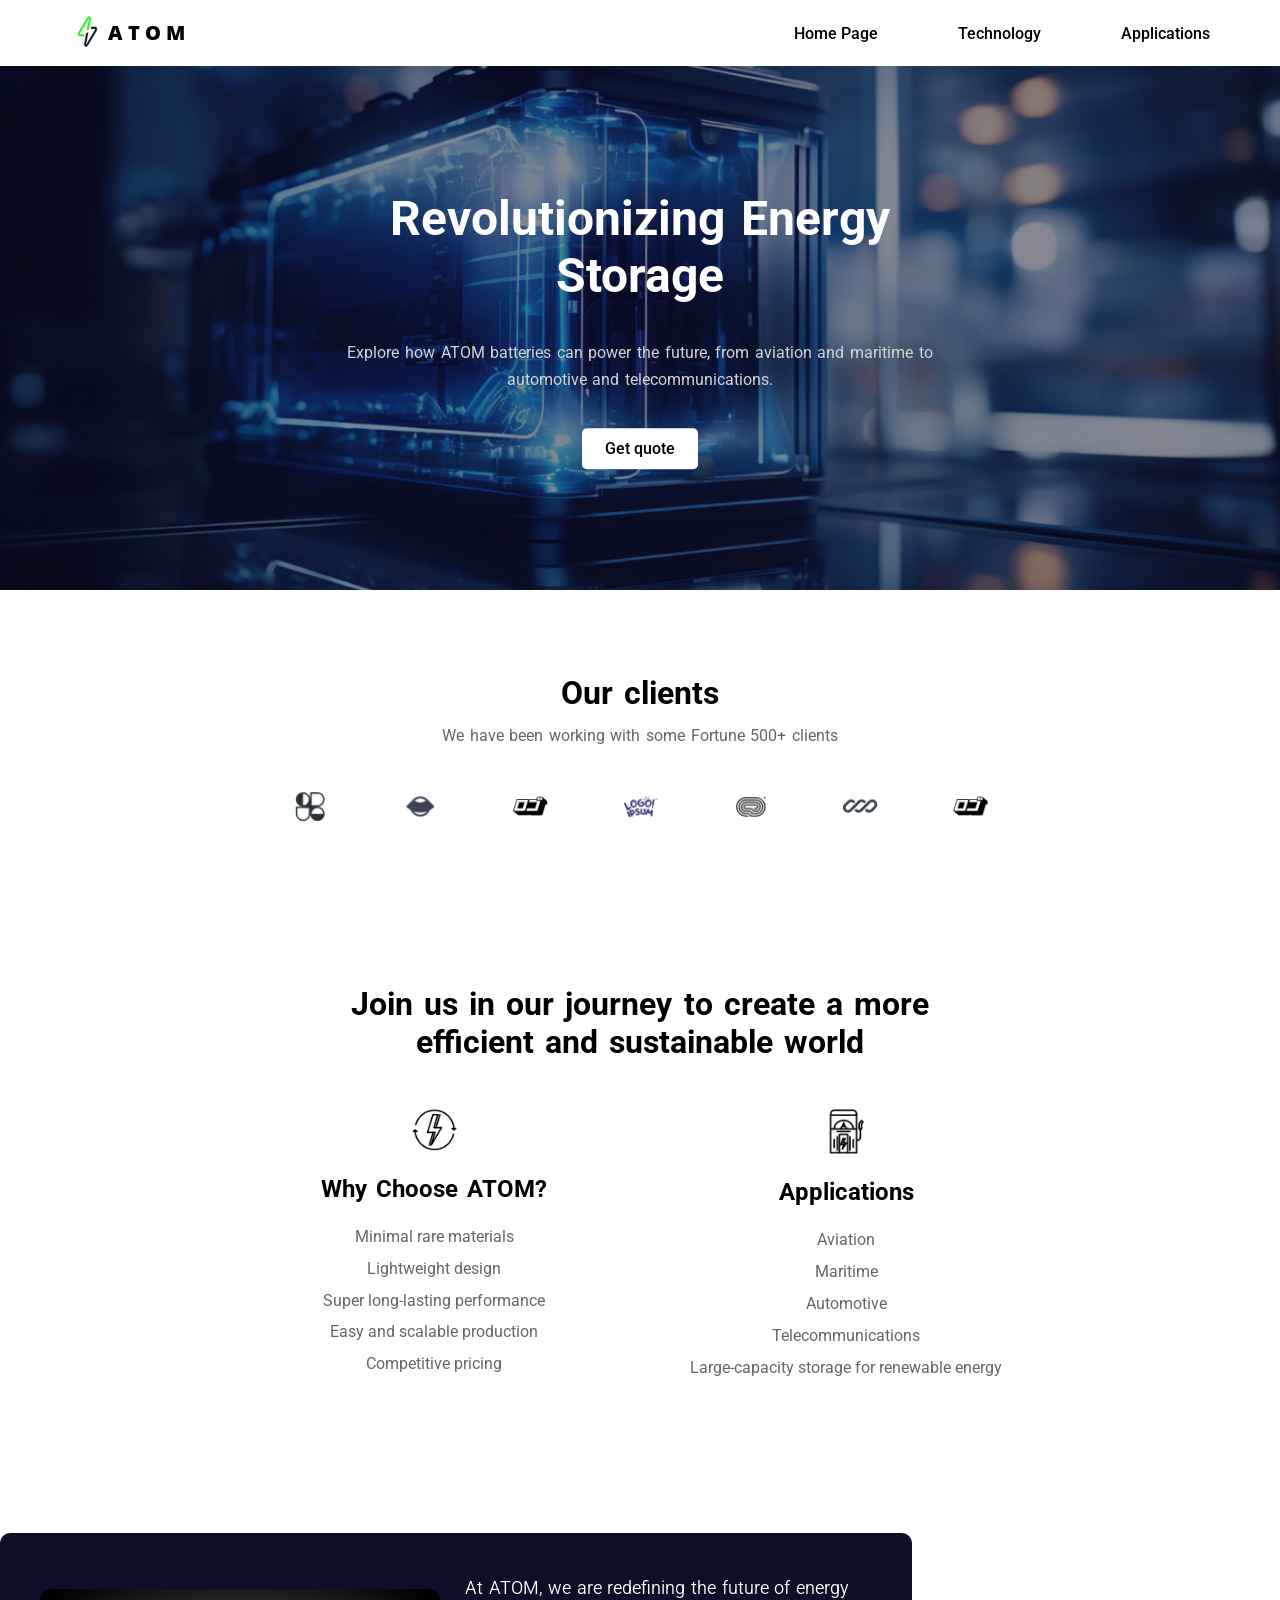
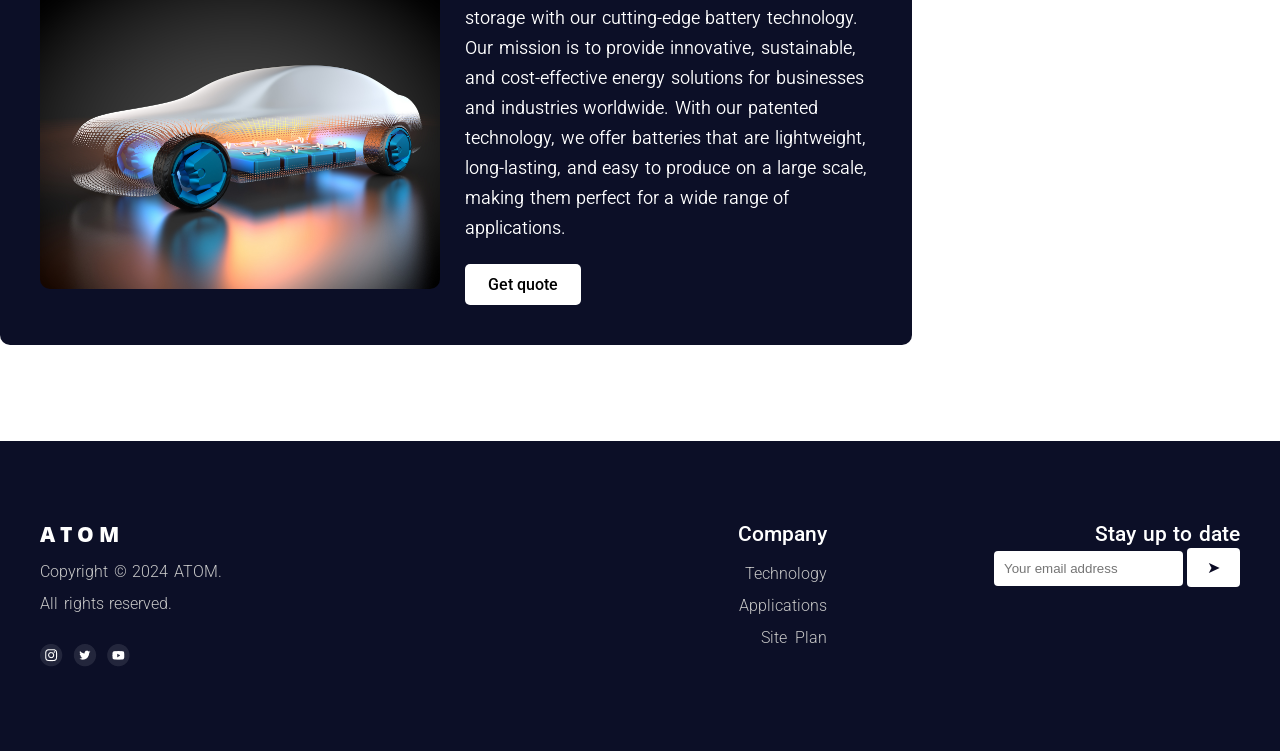
<file: atom/index.html>
<!DOCTYPE html>
<html lang="en">
  <head>
    <meta charset="UTF-8" />
    <meta name="viewport" content="width=device-width, initial-scale=1.0" />
    <link rel="stylesheet" href="styles/style.css" />
    <title>ATOM - Revolutionizing Energy Storage</title>
  </head>
  <body>
    <div class="grid-container">
      <header class="nav-bar">
        <div id="logo-name">
          <a id="logo_link" href="index.html"
            ><img class="logo_image" src="images/logo.png" alt="ATOM logo"
          /></a>
          <p class="atom-name">ATOM</p>
        </div>
        <nav id="nav-buttons">
          <a href="index.html">Home Page</a>
          <a href="technology.html">Technology</a>
          <a href="applications.html">Applications</a>
        </nav>
      </header>
      <main>
        <div class="hero">
          <img src="images/battery2.jpg" alt="battery of the future" />
          <div class="hero_text">
            <h1>Revolutionizing Energy Storage</h1>
            <p>
              Explore how ATOM batteries can power the future, from aviation and
              maritime to automotive and telecommunications.
            </p>
            <button>Get quote</button>
          </div>
        </div>
        <section class="clients">
          <h2>Our clients</h2>
          <p>We have been working with some Fortune 500+ clients</p>
          <div class="company-logos">
            <ul id="company-logo-size">
              <li>
                <img src="images/company1.png" alt="company logo" />
              </li>
              <li>
                <img src="images/company2.png" alt="company logo" />
              </li>
              <li>
                <img src="images/company3.png" alt="company logo" />
              </li>
              <li>
                <img src="images/company4.png" alt="company logo" />
              </li>
              <li>
                <img src="images/company5.png" alt="company logo" />
              </li>
              <li>
                <img src="images/company6.png" alt="company logo" />
              </li>
              <li>
                <img src="images/company7.png" alt="company logo" />
              </li>
            </ul>
          </div>
        </section>
        <section class="characteristics-container">
          <h2>
            Join us in our journey to create a more <br />
            efficient and sustainable world
          </h2>
          <div class="characteristics-grid">
            <div class="why-container">
              <img src="images/power.png" alt="power-icon" />
              <h5>Why Choose ATOM?</h5>
              <ul>
                <li>Minimal rare materials</li>
                <li>Lightweight design</li>
                <li>Super long-lasting performance</li>
                <li>Easy and scalable production</li>
                <li>Competitive pricing</li>
              </ul>
            </div>
            <div class="applications-container">
              <img src="images/electric.png" alt="electricity-icon" />
              <h5>Applications</h5>
              <ul>
                <li>Aviation</li>
                <li>Maritime</li>
                <li>Automotive</li>
                <li>Telecommunications</li>
                <li>Large-capacity storage for renewable energy</li>
              </ul>
            </div>
          </div>
        </section>
        <div class="white_container">
          <div class="why-atom">
            <img id="myImg" src="images/car.jpg" alt="Electric car" />
            <div id="myModal" class="modal">
              <!-- The Close Button -->
              <span class="close">&times;</span>
              <!-- Modal Content (The Image) -->
              <img class="modal-content" id="img01" />
              <!-- Modal Caption (Image Text) -->
              <div id="caption"></div>
              <script src="web_component.js"></script>
            </div>
            <div id="why-container">
              <p id="why-paragraph">
                At ATOM, we are redefining the future of energy storage with our
                cutting-edge battery technology. Our mission is to provide
                innovative, sustainable, and cost-effective energy solutions for
                businesses and industries worldwide. With our patented
                technology, we offer batteries that are lightweight,
                long-lasting, and easy to produce on a large scale, making them
                perfect for a wide range of applications.
              </p>
              <button>Get quote</button>
            </div>
          </div>
        </div>
      </main>
      <footer>
        <div class="footer-container">
          <div class="footer-section-1">
            <p class="atom-name-footer">ATOM</p>
            <p class="footer-copy">Copyright © 2024 ATOM.</p>
            <p class="footer-copy">All rights reserved.</p>
            <div class="social-icons">
              <a href="https://instagram.com" target="_blank">
                <img src="images/inglogo.png" alt="instagram icon" />
              </a>
              <a href="https://twitter.com" target="_blank">
                <img src="images/twiterlogo.png" alt="twitter icon" />
              </a>
              <a href="https://youtube.com" target="_blank">
                <img src="images/ytlogo.png" alt="youtube icon" />
              </a>
            </div>
          </div>

          <div class="footer-section-2">
            <h4>Company</h4>
            <a href="technology.html">Technology</a>
            <a href="applications.html">Applications</a>
            <a href="site-plan.html">Site Plan</a>
          </div>

          <div class="footer-section-3">
            <h4>Stay up to date</h4>
            <div class="input-container">
              <input
                type="email"
                id="email"
                name="email"
                placeholder="Your email address"
                class="subscribe-input"
              />
              <button class="subscribe-button">&#10148;</button>
            </div>
          </div>
        </div>
      </footer>
    </div>
  </body>
</html>
</file>
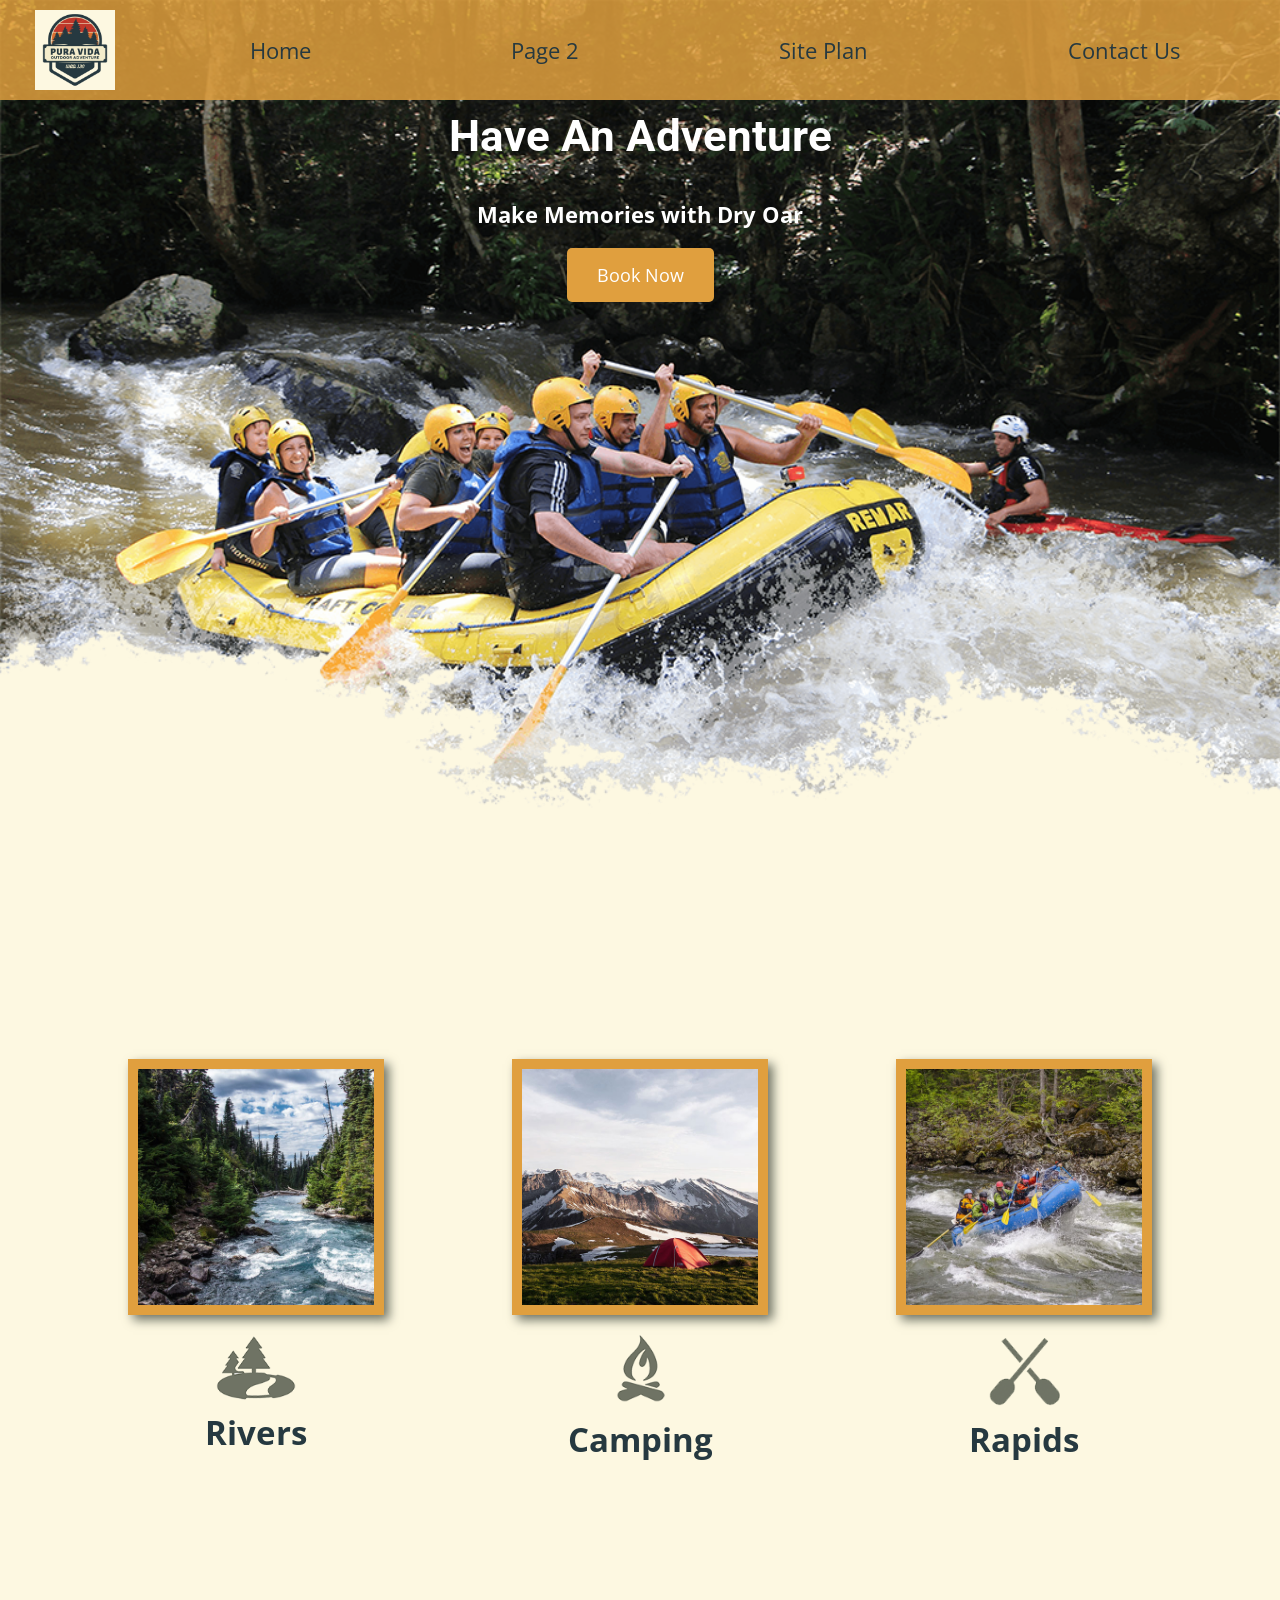
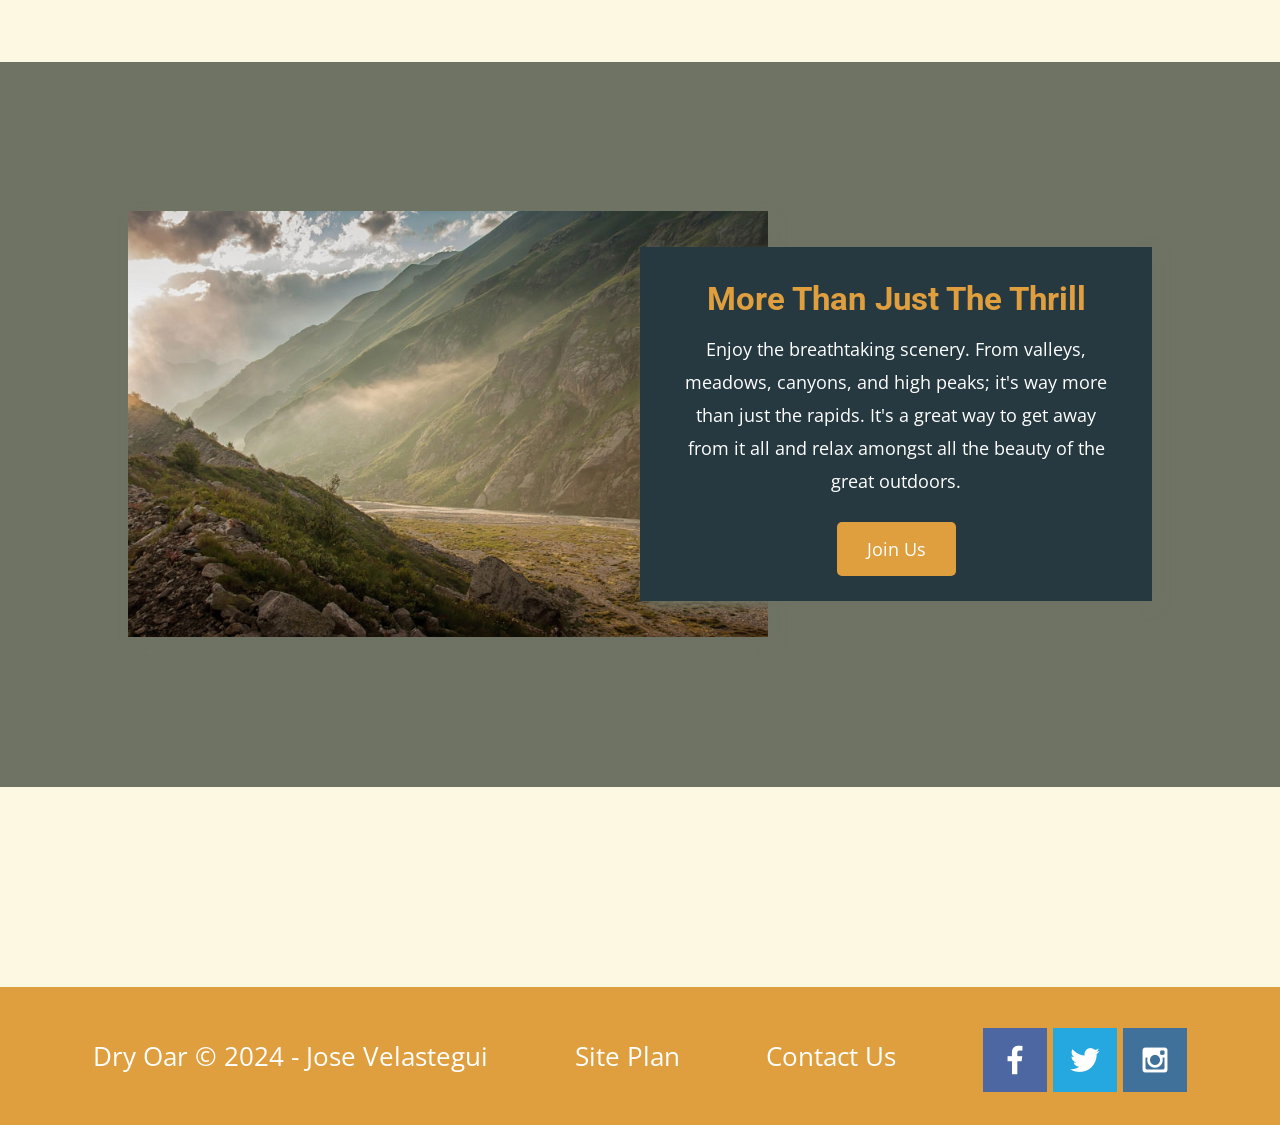
<file: wwr/index.html>
<!DOCTYPE html>
<!--<header>,  <footer>,  <main>,  <section>,  <nav>,  <article>, <figure>,  <aside>,  <div>, and  <span> HTML Semantic Elements.-->
<html lang="en">
  <head>
    <meta charset="UTF-8" />
    <meta name="viewport" content="width=device-width, initial-scale=1.0" />
    <title>Whitewater Rafting Vacations</title>
    <link rel="stylesheet" href="styles/style.css" />
  </head>
  <body>
    <div id="content">
      <header>
        <a id="logo_link" href="index.html"
          ><img src="images/logo.png" alt="Dry Oar Logo"
        /></a>
        <nav>
          <a href="index.html">Home</a>
          <a href="subpage.html">Page 2</a>
          <a href="site-plan-rafting.html">Site Plan</a>
          <a href="contactus.html">Contact Us</a>
        </nav>
      </header>
      <div id="hero">
        <div id="hero-box">
          <img
            id="hero-img"
            src="images/hero.png"
            alt="People enjoying white water rafting"
          />
        </div>
        <section id="hero-msg">
          <h1 class="home-title">Have An Adventure</h1>
          <h4>Make Memories with Dry Oar</h4>
          <div class="button-box">
            <a class="book" href="contactus.html">Book Now</a>
          </div>
        </section>
      </div>
      <main class="home-grid">
        <section class="rivers-card">
          <img class="card-img" src="images/rivers.jpg" alt="river in forest" />
          <img class="icon" src="images/river_icon.png" alt="river icon" />
          <h2>Rivers</h2>
        </section>
        <section class="camping-card">
          <img
            class="card-img"
            src="images/camping.jpg"
            alt="tent in mountains"
          />
          <img class="icon" src="images/fire_icon.png" alt="fire icon" />
          <h2>Camping</h2>
        </section>
        <section class="rapids-card">
          <img class="card-img" src="images/rapids.jpg" alt="rafting boat" />
          <img class="icon" src="images/oars.png" alt="oars icon" />
          <h2>Rapids</h2>
        </section>
        <div id="background"></div>
        <img
          class="mountains"
          src="images/mountains.jpg"
          alt="Misty mountains"
        />
        <section class="msg">
          <h2>More Than Just The Thrill</h2>
          <p>
            Enjoy the breathtaking scenery. From valleys, meadows, canyons, and
            high peaks; it's way more than just the rapids. It's a great way to
            get away from it all and relax amongst all the beauty of the great
            outdoors.
          </p>
          <a class="join" href="rivers.html">Join Us</a>
        </section>
      </main>
      <footer>
        <p>Dry Oar &copy; 2024 - Jose Velastegui</p>
        <p><a href="site-plan-rafting.html">Site Plan</a></p>
        <p><a href="contactus.html">Contact Us</a></p>
        <div class="social">
          <a href="https://facebook.com" target="_blank">
            <img src="images/facebook.png" alt="fb icon" />
          </a>
          <a href="https://twitter.com" target="_blank">
            <img src="images/twitter.png" alt="twitter icon" />
          </a>
          <a href="https://instagram.com" target="_blank">
            <img src="images/instagram.png" alt="instagram icon" />
          </a>
        </div>
      </footer>
    </div>
  </body>
</html>
</file>
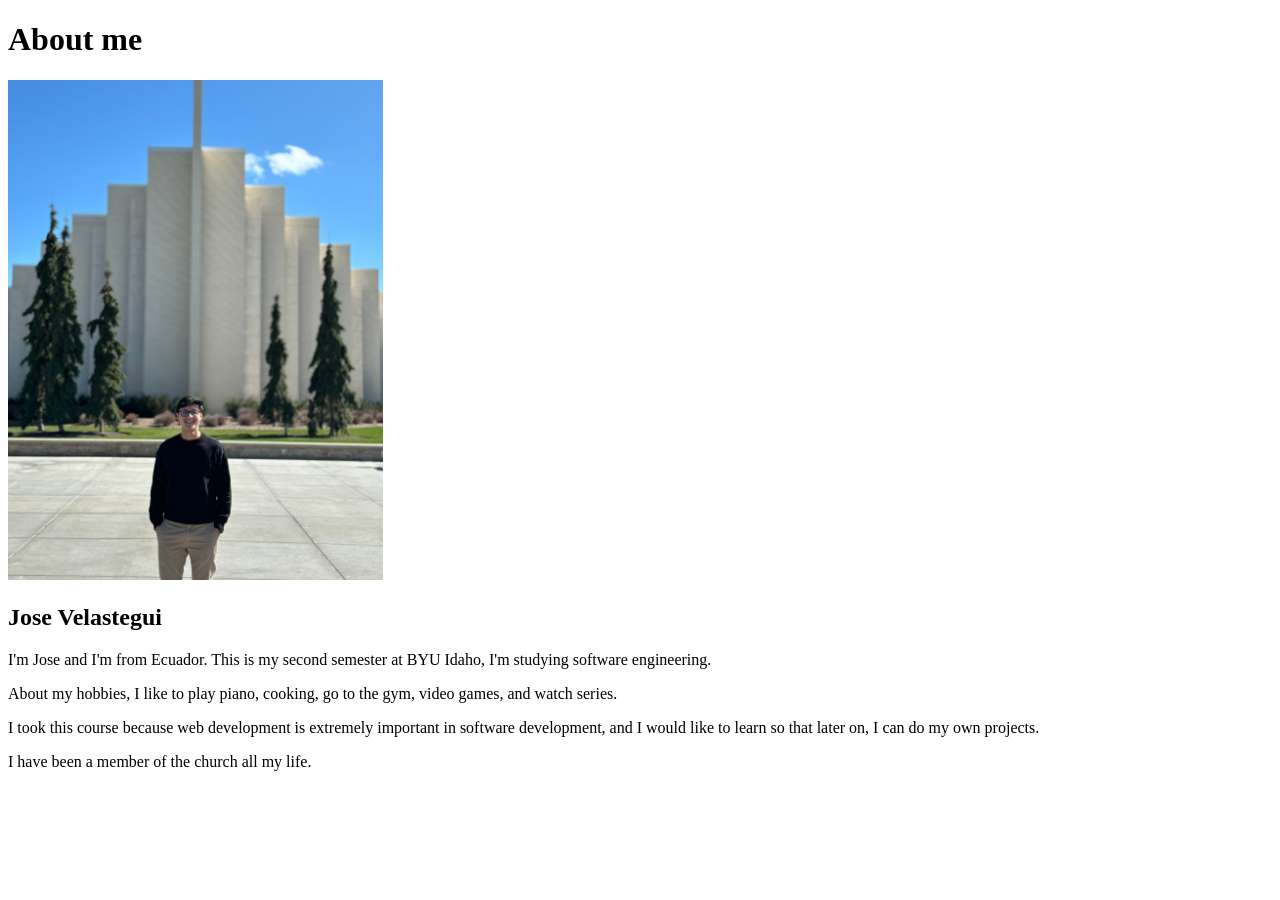
<file: class_wdd130/aboutme/index.html>
<!DOCTYPE html>
<html lang="en">
  <head>
    <meta charset="UTF-8" />
    <meta name="viewport" content="width=device-width, initial-scale=1.0" />
    <title>All about me</title>
  </head>
  <body>
    <h1>About me</h1>
    <img
      src="images/josevelastegui.JPEG"
      alt="image of jose velastegui"
      height="500"
    />
    <h2>Jose Velastegui</h2>
    <p>
      I'm Jose and I'm from Ecuador. This is my second semester at BYU Idaho,
      I'm studying software engineering.
    </p>
    <p>
      About my hobbies, I like to play piano, cooking, go to the gym, video
      games, and watch series.
    </p>
    <p>
      I took this course because web development is extremely important in
      software development, and I would like to learn so that later on, I can do
      my own projects.
    </p>
    <p>I have been a member of the church all my life.</p>
  </body>
</html>
</file>
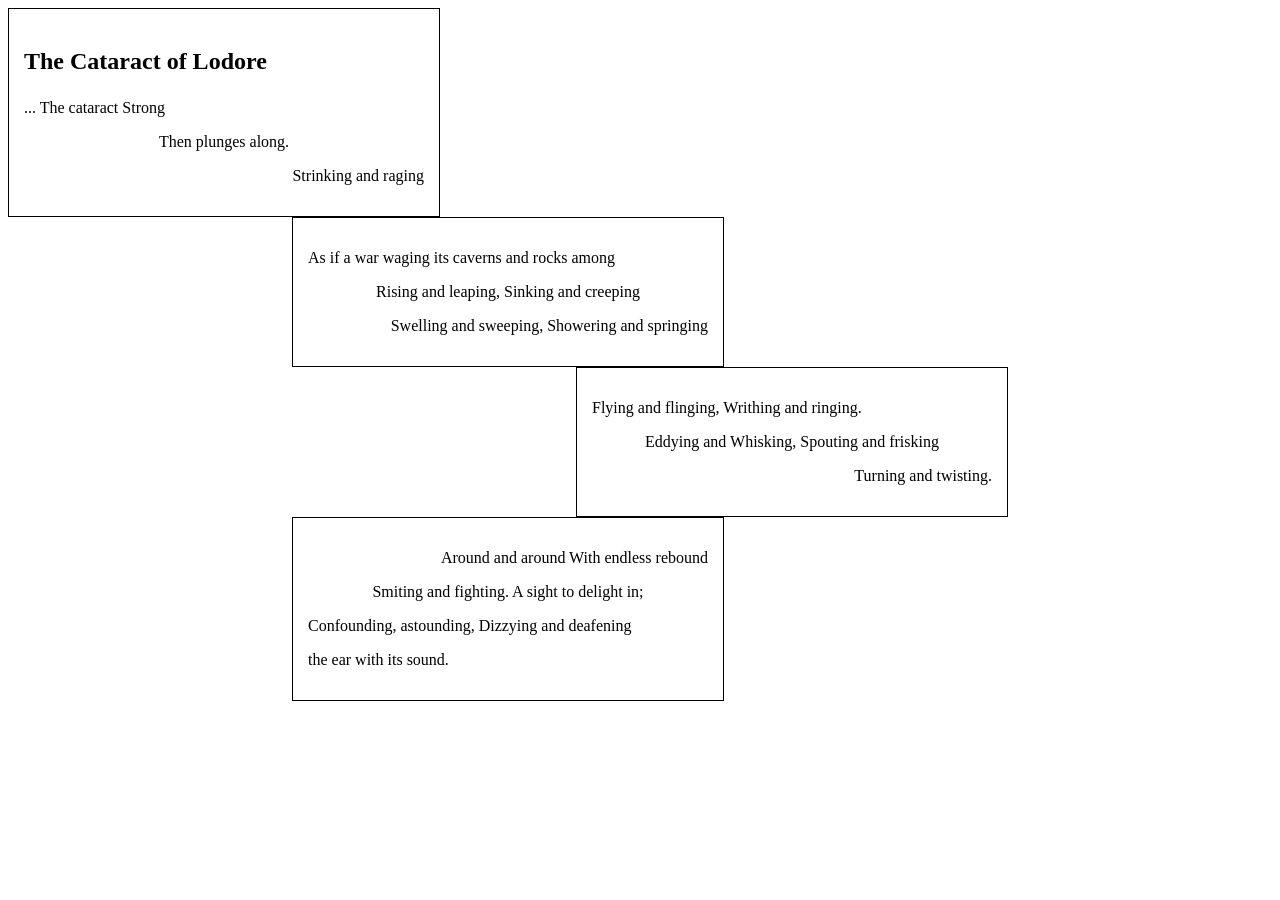
<file: poem.html>
<!DOCTYPE html>
<html lang="en">
  <head>
    <meta charset="UTF-8" />
    <meta name="viewport" content="width=device-width, initial-scale=1.0" />
    <title>Poem</title>
    <style>
      .content {
        width: 1000px;
      }

      section {
        width: 400px;
        padding: 15px;
        border: 1px solid black;
      }
      .block2,
      .block4 {
        margin: 0 auto;
      }

      .block3 {
        margin-left: auto;
      }

      .block1 p:nth-of-type(1) {
        font-size: x-large;
        font-weight: 600;
      }

      .block1 p:nth-of-type(3) {
        text-align: center;
      }

      .block1 p:nth-of-type(4) {
        text-align: right;
      }

      .block2 p:nth-of-type(2) {
        text-align: center;
      }

      .block2 p:nth-of-type(3) {
        text-align: right;
      }

      .block3 p:nth-of-type(2) {
        text-align: center;
      }

      .block3 p:nth-of-type(3) {
        text-align: right;
      }

      .block4 p:nth-of-type(1) {
        text-align: right;
      }

      .block4 p:nth-of-type(2) {
        text-align: center;
      }

      .block4 p:nth-of-type(3) {
        text-align: left;
      }

      .block4 p:nth-of-type(4) {
        text-align: left;
      }
    </style>
  </head>
  <body>
    <div class="content">
      <section class="block1">
        <p>The Cataract of Lodore</p>
        <p>... The cataract Strong</p>
        <p>Then plunges along.</p>
        <p>Strinking and raging</p>
      </section>
      <section class="block2">
        <p>As if a war waging its caverns and rocks among</p>
        <p>Rising and leaping, Sinking and creeping</p>
        <p>Swelling and sweeping, Showering and springing</p>
      </section>
      <section class="block3">
        <p>Flying and flinging, Writhing and ringing.</p>
        <p>Eddying and Whisking, Spouting and frisking</p>
        <p>Turning and twisting.</p>
      </section>
      <section class="block4">
        <p>Around and around With endless rebound</p>
        <p>Smiting and fighting. A sight to delight in;</p>
        <p>Confounding, astounding, Dizzying and deafening</p>
        <p>the ear with its sound.</p>
      </section>
    </div>
  </body>
</html>
</file>
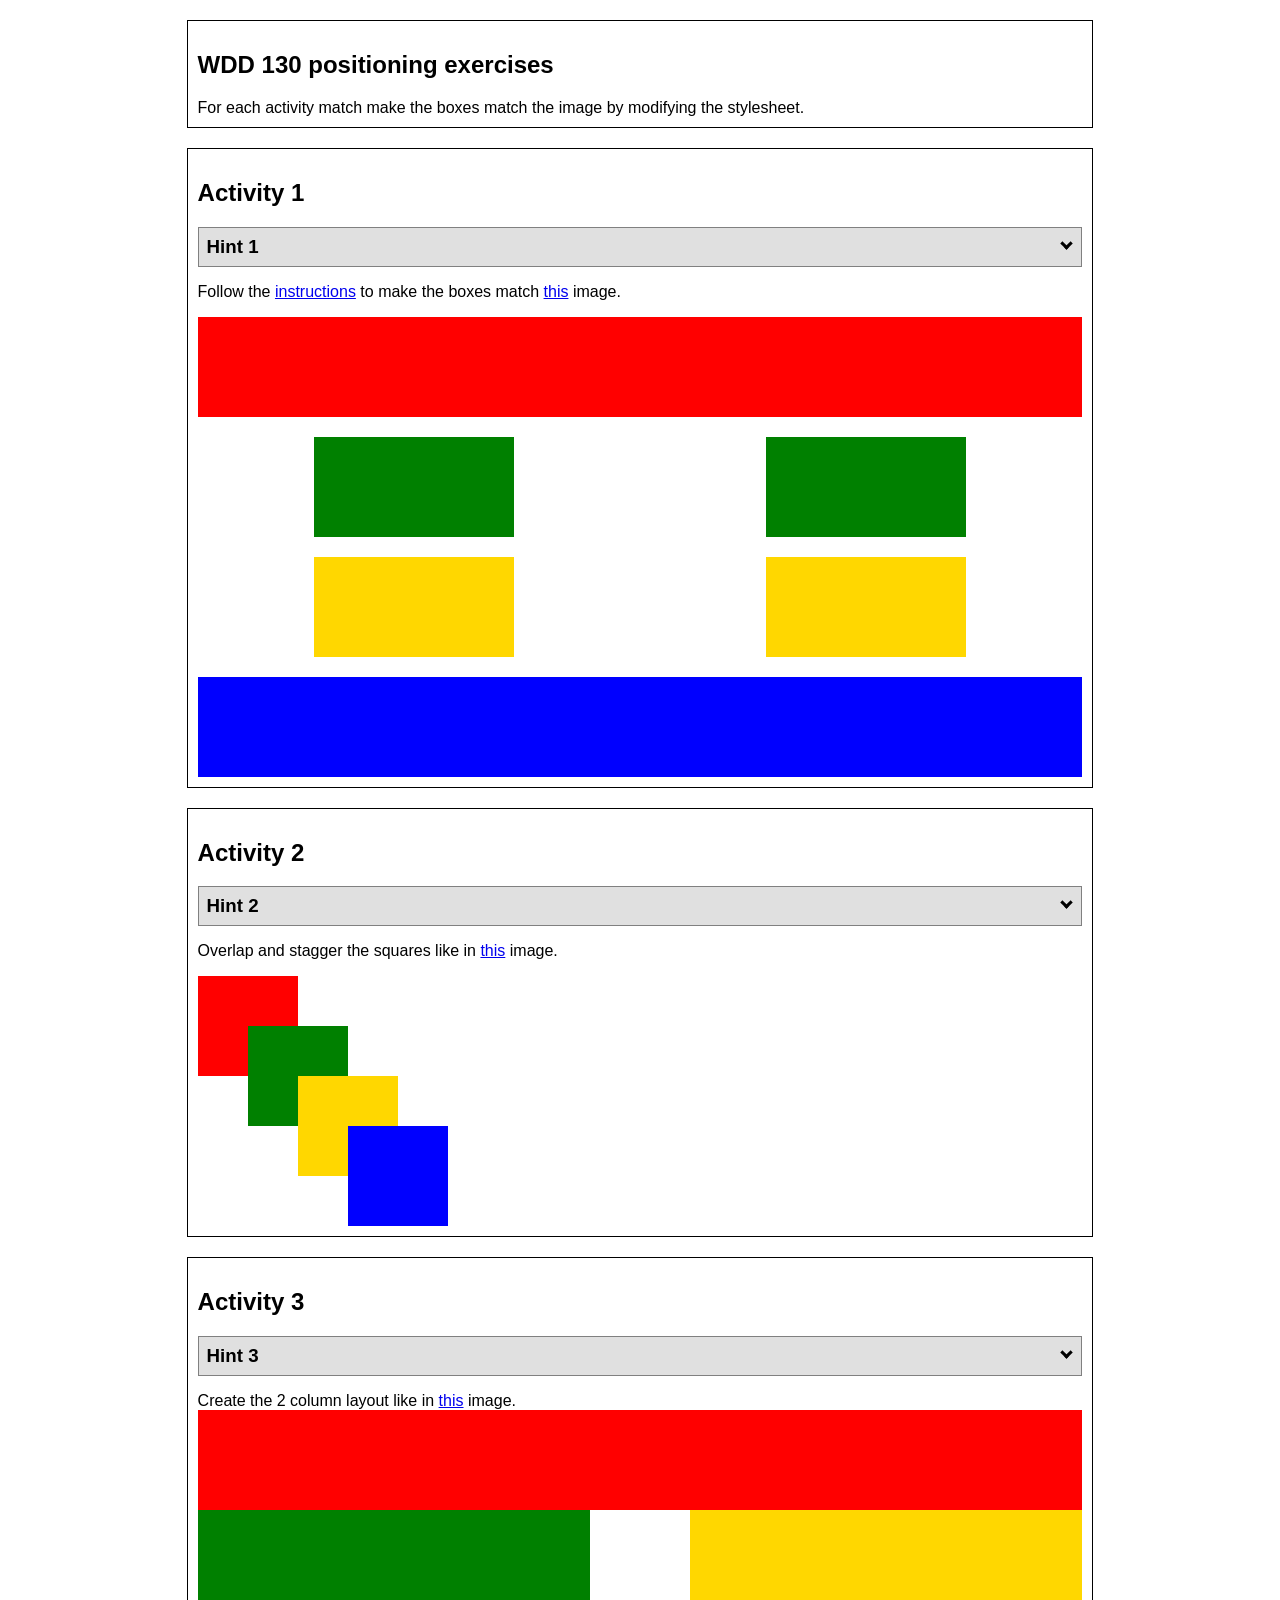
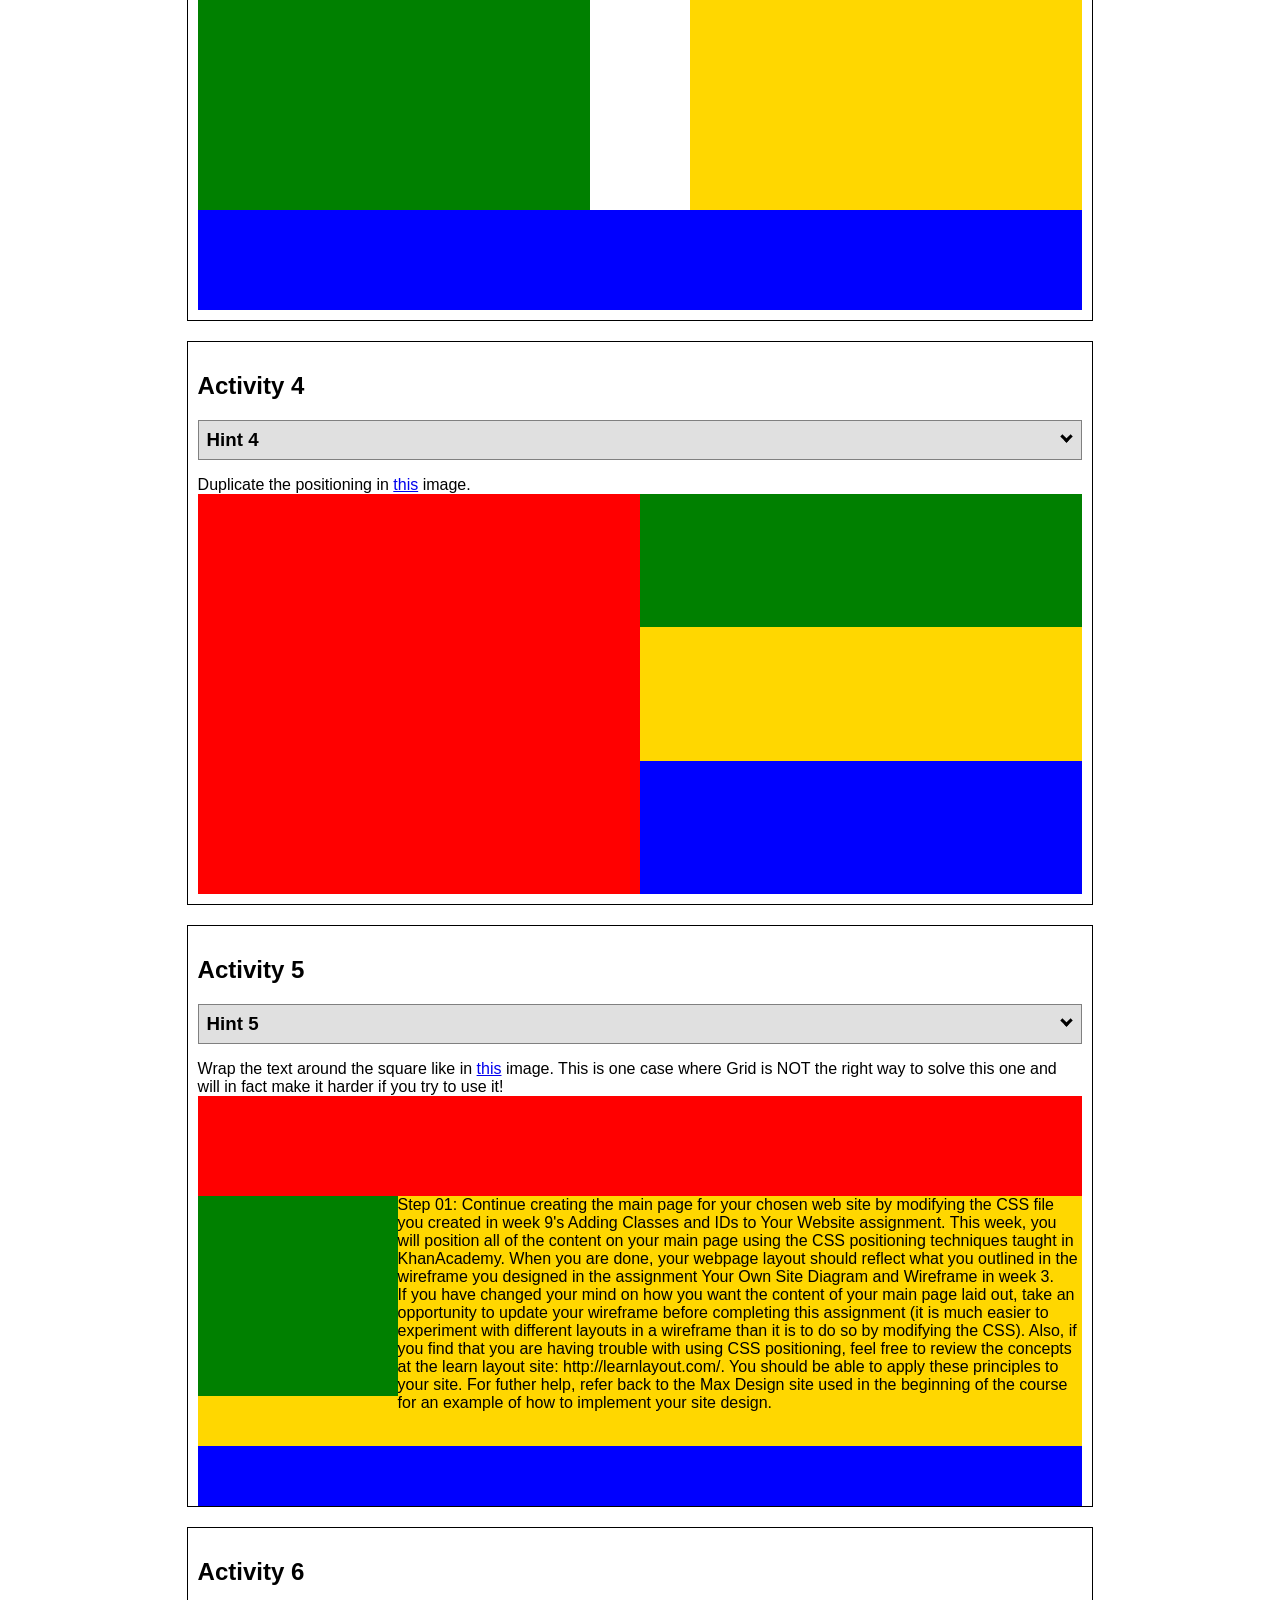
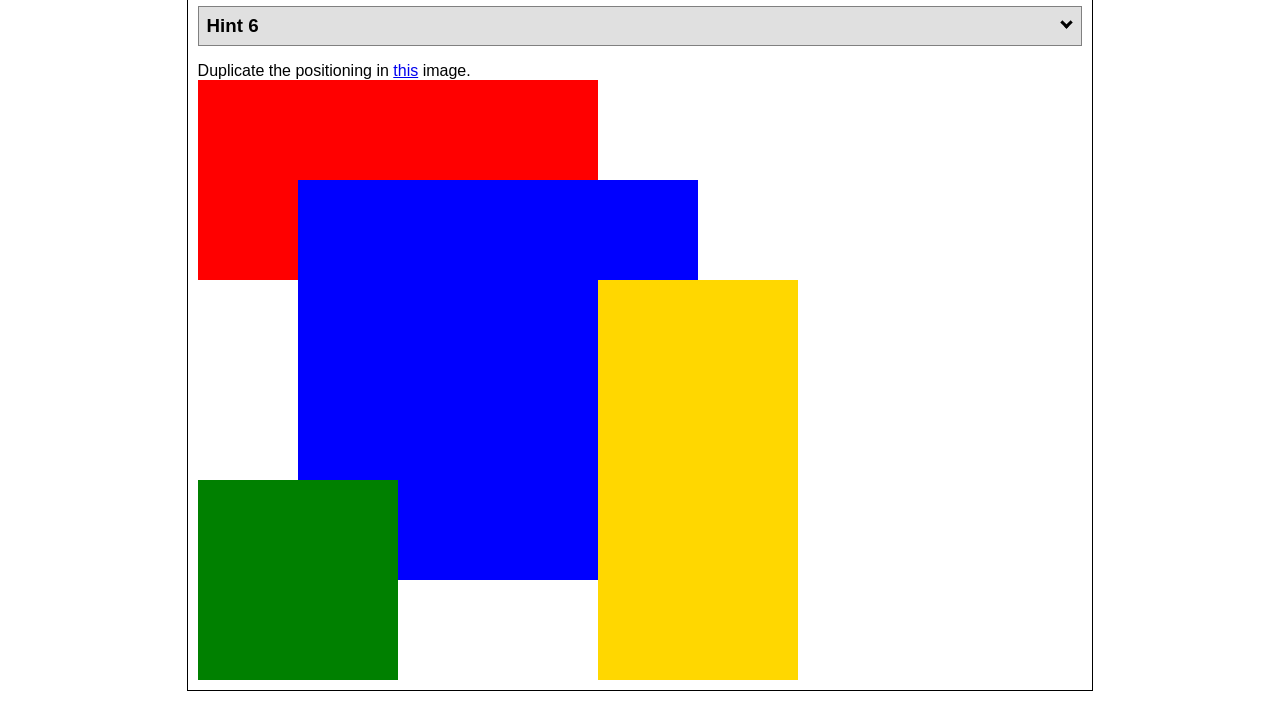
<file: positioning.html>
<!DOCTYPE html>
<html lang="en">
  <head>
    <!-- HTML - Name: positioning.html -->
    <title>Positioning Activity</title>
    <link rel="stylesheet" type="text/css" href="positionstyles.css" />
  </head>
  <body>
    <div class="activity">
      <h2>WDD 130 positioning exercises</h2>
      For each activity match make the boxes match the image by modifying the stylesheet.</div>
    <div class="activity">
      <h2>Activity 1</h2>
      <section class="hint"><input type="checkbox" ><i></i> <h3>Hint 1</h3><div><p>Check out the <a href="https://byui-wdd.github.io/wdd130/activities/w06-css-positioning.html" target="_blank">activity instructions</a> in Ilearn!</p></div></section>
      <p>Follow the <a href="https://byui-wdd.github.io/wdd130/activities/w06-css-positioning.html" target="_blank">instructions</a> to make the boxes match  <a href="https://byui-wdd.github.io/wdd130/images/example1.png" target="_blank">this</a> image.</p>
      <div class="content1" >
        <div class="red1" ></div>
        <div class="green1" ></div>
        <div class="green1" ></div>
        <div class="yellow1"></div>
        <div class="yellow1"></div>
        <div class="blue1"></div>
      </div>
    </div>
    <div class="activity">
      <h2>Activity 2</h2>
      <section class="hint"><input type="checkbox" > <h3>Hint 2</h3><i></i><div>
      <ul>
      <li>grid-template-columns: 50px 50px 50px 50px 50px </li></ul></div></section>
      <p>Overlap and stagger the squares like in <a href="https://byui-wdd.github.io/wdd130/images/example2.png" target="_blank">this</a> image.</p>
      <div class="content2" >
        <div class="red2" ></div>
        <div class="green2" ></div>
        <div class="yellow2"></div>
        <div class="blue2"></div>
      </div>
    </div>
    <div class="activity">
      <h2>Activity 3</h2>
      <section class="hint"><input type="checkbox" > <h3>Hint 3</h3><i></i><div><p>This one is going to be best solved with CSS Grid. Remember to make the boxes the right width first...then start moving them around. </p><h4>Properties used:</h4><ul><li>display:grid;</li><li>grid-template-columns:</li><li>grid-column-gap:</li>
        <li>grid-column:</li>  </ul></div></section>
      Create the 2 column layout like in <a href="https://byui-wdd.github.io/wdd130/images/example3.png" target="_blank">this</a>  image.
      <div class="content3" >
        <div class="red3" ></div>
        <div class="green3" ></div>
        <div class="yellow3"></div>
        <div class="blue3"></div>
      </div>
    </div>
    <div class="activity">
      <h2>Activity 4</h2>
      <section class="hint"><input type="checkbox" > <h3>Hint 4</h3><i></i><div><p>For the others we have been primarily concerned with width. For this one you will need to adjust height as well. </p><h4>Properties used:</h4><ul><li>display:grid;</li><li>grid-template-columns:</li><li>grid-row:</li></ul></div></section>
      Duplicate the positioning in <a href="https://byui-wdd.github.io/wdd130/images/example4.png" target="_blank">this</a> image. 
      <div class="content4" >
        <div class="red4" ></div>
        <div class="green4" ></div>
        <div class="yellow4"></div>
        <div class="blue4"></div>
      </div>
    </div>

    <div class="activity">
      <h2>Activity 5</h2>
      <section class="hint"><input type="checkbox" > <h3>Hint 5</h3><i></i><div><p>Grid is <strong>not</strong> the right way to do this.  In fact there is only one way to really do that...and that is with float. Remember that we float the thing we want the text to wrap around.  Also remember to start by making all the shapes the right size and shape.</p><h4>Properties used:</h4><ul><li>float: left;</li></ul></div></section>
      Wrap the text around the square like in <a href="https://byui-wdd.github.io/wdd130/images/example5.png" target="_blank">this</a> image. This is one case where Grid is NOT the right way to solve this one and will in fact make it harder if you try to use it!
      <div class="content5" >
        <div class="red5" ></div>
        <div class="green5" ></div>
        <div class="yellow5">Step 01: Continue creating the main page for your chosen web site by modifying the CSS file you created in week 9's Adding Classes and IDs to Your Website assignment. This week, you will position all of the content on your main page using the CSS positioning techniques taught in KhanAcademy. When you are done, your webpage layout should reflect what you outlined in the wireframe you designed in the assignment Your Own Site Diagram and Wireframe in week 3. <br />
          If you have changed your mind on how you want the content of your main page laid out, take an opportunity to update your wireframe before completing this assignment (it is much easier to experiment with different layouts in a wireframe than it is to do so by modifying the CSS). Also, if you find that you are having trouble with using CSS positioning, feel free to review the concepts at the learn layout site: http://learnlayout.com/. You should be able to apply these principles to your site. For futher help, refer back to the Max Design site used in the beginning of the course for an example of how to implement your site design.</div>
        <div class="blue5"></div>
      </div>
    </div>
    <div class="activity">
      <h2>Activity 6</h2>
      <section class="hint"><input type="checkbox" > <h3>Hint 6</h3><i></i><div><p>This one is all about visualizing the grid behind the layout. If you are having a hard time doing that first: all the sizes are even multiples of 100, and second here is another example with the lines drawn: <a href="https://byui-wdd.github.io/wdd130/images/example6-hint.png" target="_blank">example 6 with lines</a>. For this one you will find it easiest if you use px for the column width. You can also use <kbd>z-index</kbd> to control the element layering.    </p><h4>Properties used:</h4><ul><li>display:grid;</li><li>grid-template-columns:</li><li>grid-column:</li><li>grid-row:</li><li><a href="https://www.w3schools.com/cssref/pr_pos_z-index.asp" target="_blank">z-index:</a></li></ul></div></section>
      Duplicate the positioning in <a href="https://byui-wdd.github.io/wdd130/images/example6.png" target="_blank">this</a> image.
      <div class="content6" >
        <div class="red6" ></div>
        <div class="green6" ></div>
        <div class="yellow6"></div>
        <div class="blue6"></div>
      </div>
    </div>
  </body>
</html>
</file>
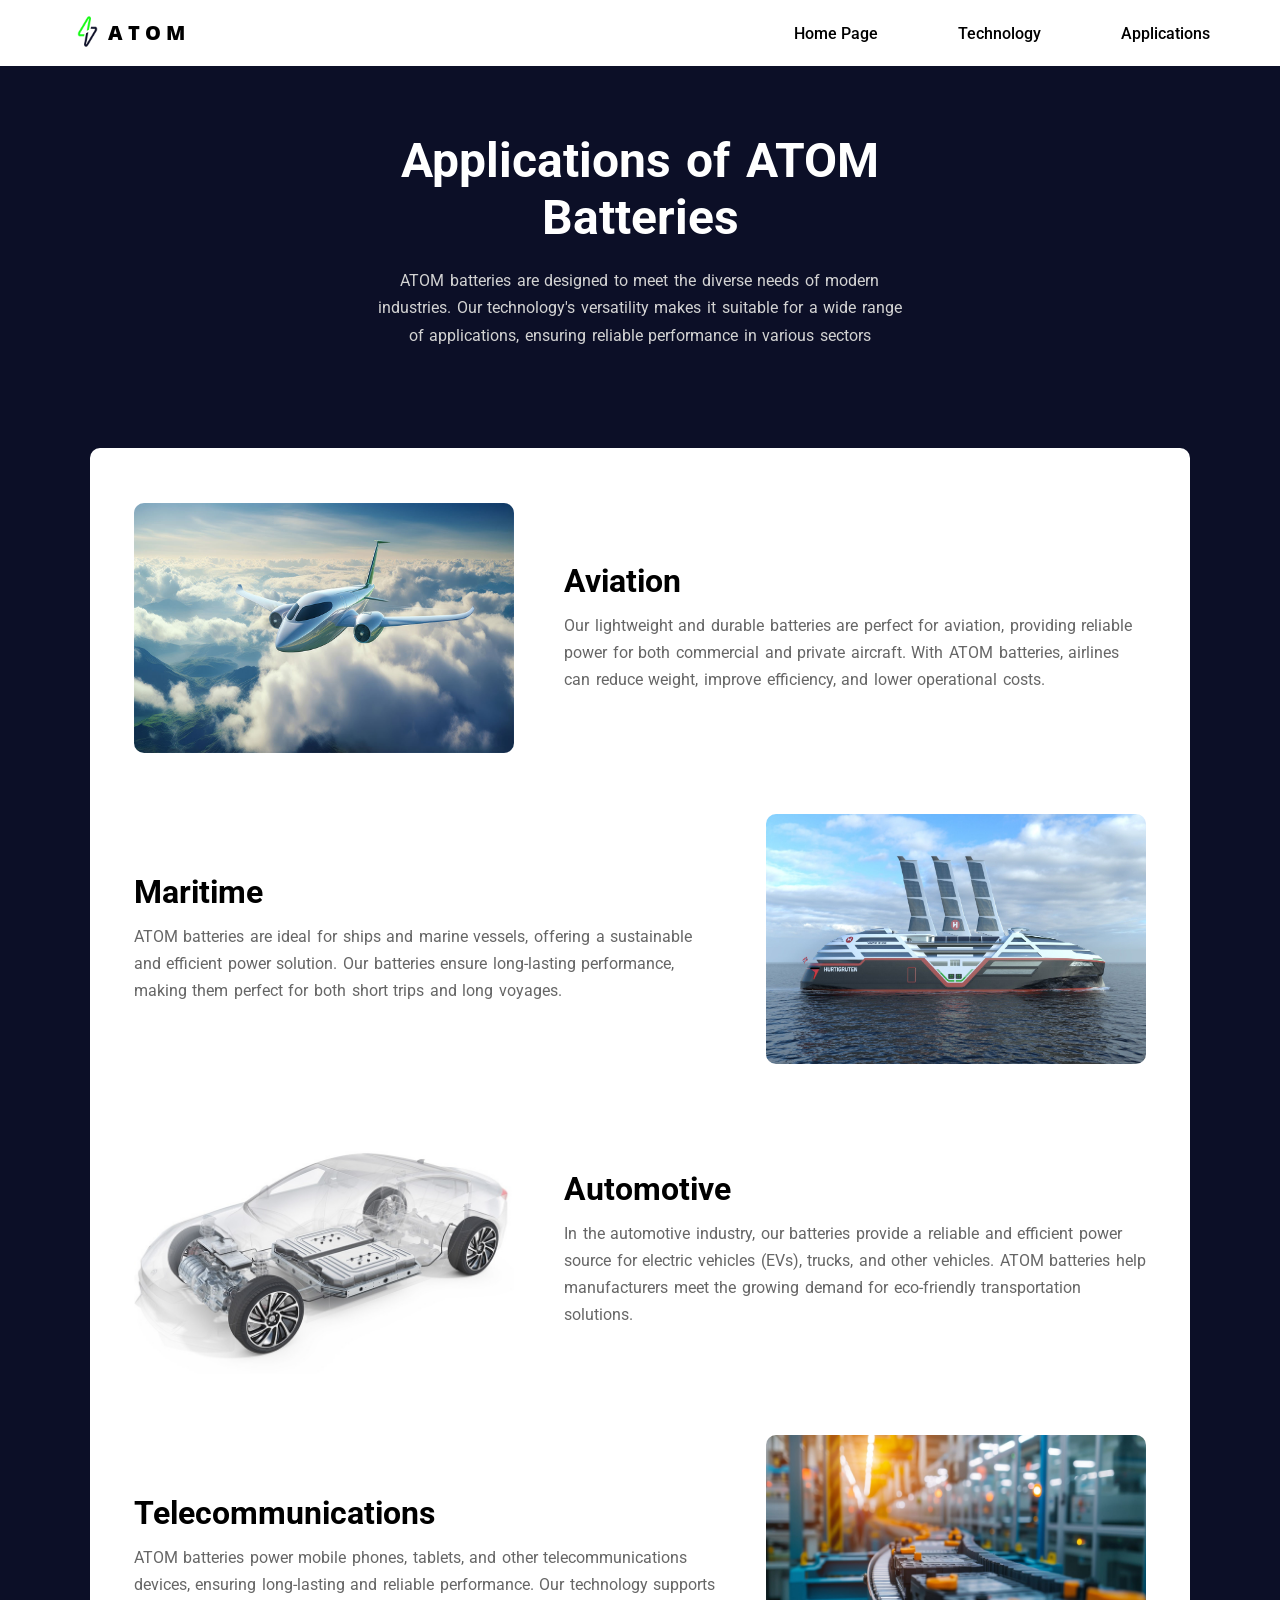
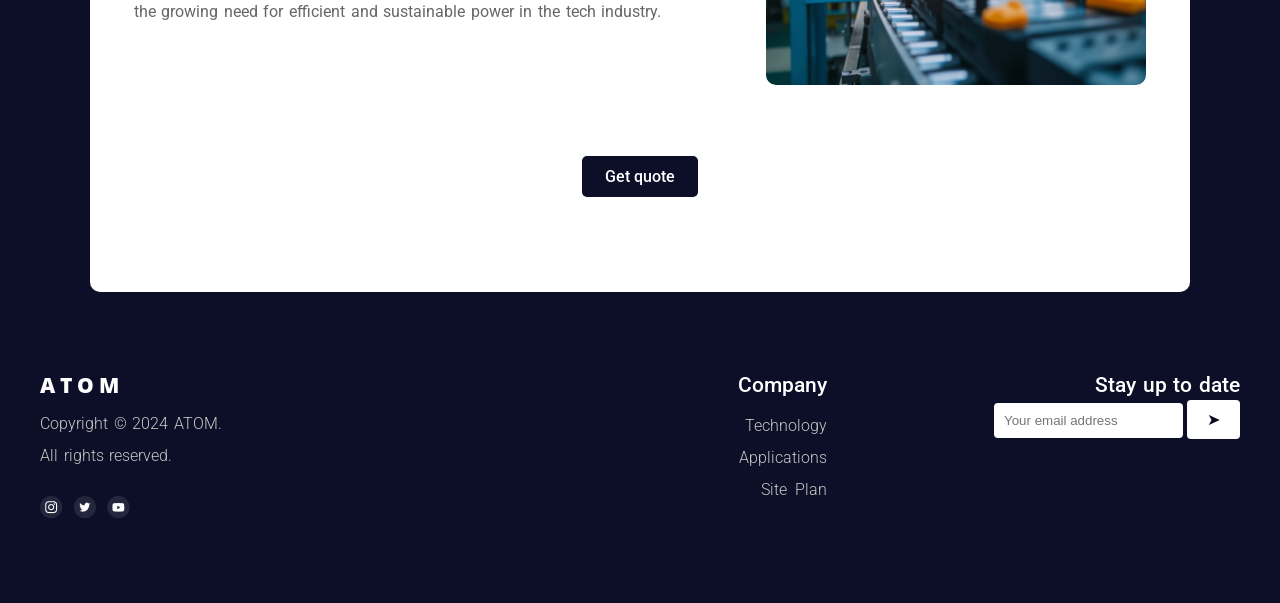
<file: atom/applications.html>
<!DOCTYPE html>
<html lang="en">
  <head>
    <meta charset="UTF-8" />
    <meta name="viewport" content="width=device-width, initial-scale=1.0" />
    <link rel="stylesheet" href="styles/style.css" />
    <title>Applications</title>
  </head>
  <body>
    <div class="grid-container">
      <header class="nav-bar">
        <div id="logo-name">
          <a id="logo_link" href="index.html"
            ><img class="logo_image" src="images/logo.png" alt="ATOM logo"
          /></a>
          <p class="atom-name">ATOM</p>
        </div>
        <nav id="nav-buttons">
          <a href="index.html">Home Page</a>
          <a href="technology.html">Technology</a>
          <a href="applications.html">Applications</a>
        </nav>
      </header>
      <main>
        <div class="main-container">
          <div class="hero-technology">
            <h1>Applications of ATOM <br />Batteries</h1>
            <p>
              ATOM batteries are designed to meet the diverse needs of modern
              industries. Our technology's versatility makes it suitable for a
              wide range of applications, ensuring reliable performance in
              various sectors
            </p>
          </div>
          <div class="white-box">
            <div class="container-1">
              <img src="images/plane.jpeg" alt="plane" />
              <div class="text-1">
                <h2>Aviation</h2>
                <p>
                  Our lightweight and durable batteries are perfect for
                  aviation, providing reliable power for both commercial and
                  private aircraft. With ATOM batteries, airlines can reduce
                  weight, improve efficiency, and lower operational costs.
                </p>
              </div>
            </div>
            <div class="container-2">
              <div class="text-2">
                <h2>Maritime</h2>
                <p>
                  ATOM batteries are ideal for ships and marine vessels,
                  offering a sustainable and efficient power solution. Our
                  batteries ensure long-lasting performance, making them perfect
                  for both short trips and long voyages.
                </p>
              </div>
              <img src="images/ship.jpg" alt="ship" />
            </div>
            <div class="container-3">
              <img src="images/car2.jpg" alt="car" />
              <div class="text-3">
                <h2>Automotive</h2>
                <p>
                  In the automotive industry, our batteries provide a reliable
                  and efficient power source for electric vehicles (EVs),
                  trucks, and other vehicles. ATOM batteries help manufacturers
                  meet the growing demand for eco-friendly transportation
                  solutions.
                </p>
              </div>
            </div>
            <div class="container-4">
              <div class="text-4">
                <h2>Telecommunications</h2>
                <p>
                  ATOM batteries power mobile phones, tablets, and other
                  telecommunications devices, ensuring long-lasting and reliable
                  performance. Our technology supports the growing need for
                  efficient and sustainable power in the tech industry.
                </p>
              </div>
              <img src="images/battery8.jpeg" alt="battery production" />
            </div>
            <button class="button_container">Get quote</button>
          </div>
        </div>
      </main>
      <footer>
        <div class="footer-container">
          <div class="footer-section-1">
            <p class="atom-name-footer">ATOM</p>
            <p class="footer-copy">Copyright © 2024 ATOM.</p>
            <p class="footer-copy">All rights reserved.</p>
            <div class="social-icons">
              <a href="https://instagram.com" target="_blank">
                <img src="images/inglogo.png" alt="instagram icon" />
              </a>
              <a href="https://twitter.com" target="_blank">
                <img src="images/twiterlogo.png" alt="twitter icon" />
              </a>
              <a href="https://youtube.com" target="_blank">
                <img src="images/ytlogo.png" alt="youtube icon" />
              </a>
            </div>
          </div>

          <div class="footer-section-2">
            <h4>Company</h4>
            <a href="technology.html">Technology</a>
            <a href="applications.html">Applications</a>
            <a href="site-plan.html">Site Plan</a>
          </div>

          <div class="footer-section-3">
            <h4>Stay up to date</h4>
            <div class="input-container">
              <input
                type="email"
                id="email"
                name="email"
                placeholder="Your email address"
                class="subscribe-input"
              />
              <button class="subscribe-button">&#10148;</button>
            </div>
          </div>
        </div>
      </footer>
    </div>
  </body>
</html>
</file>
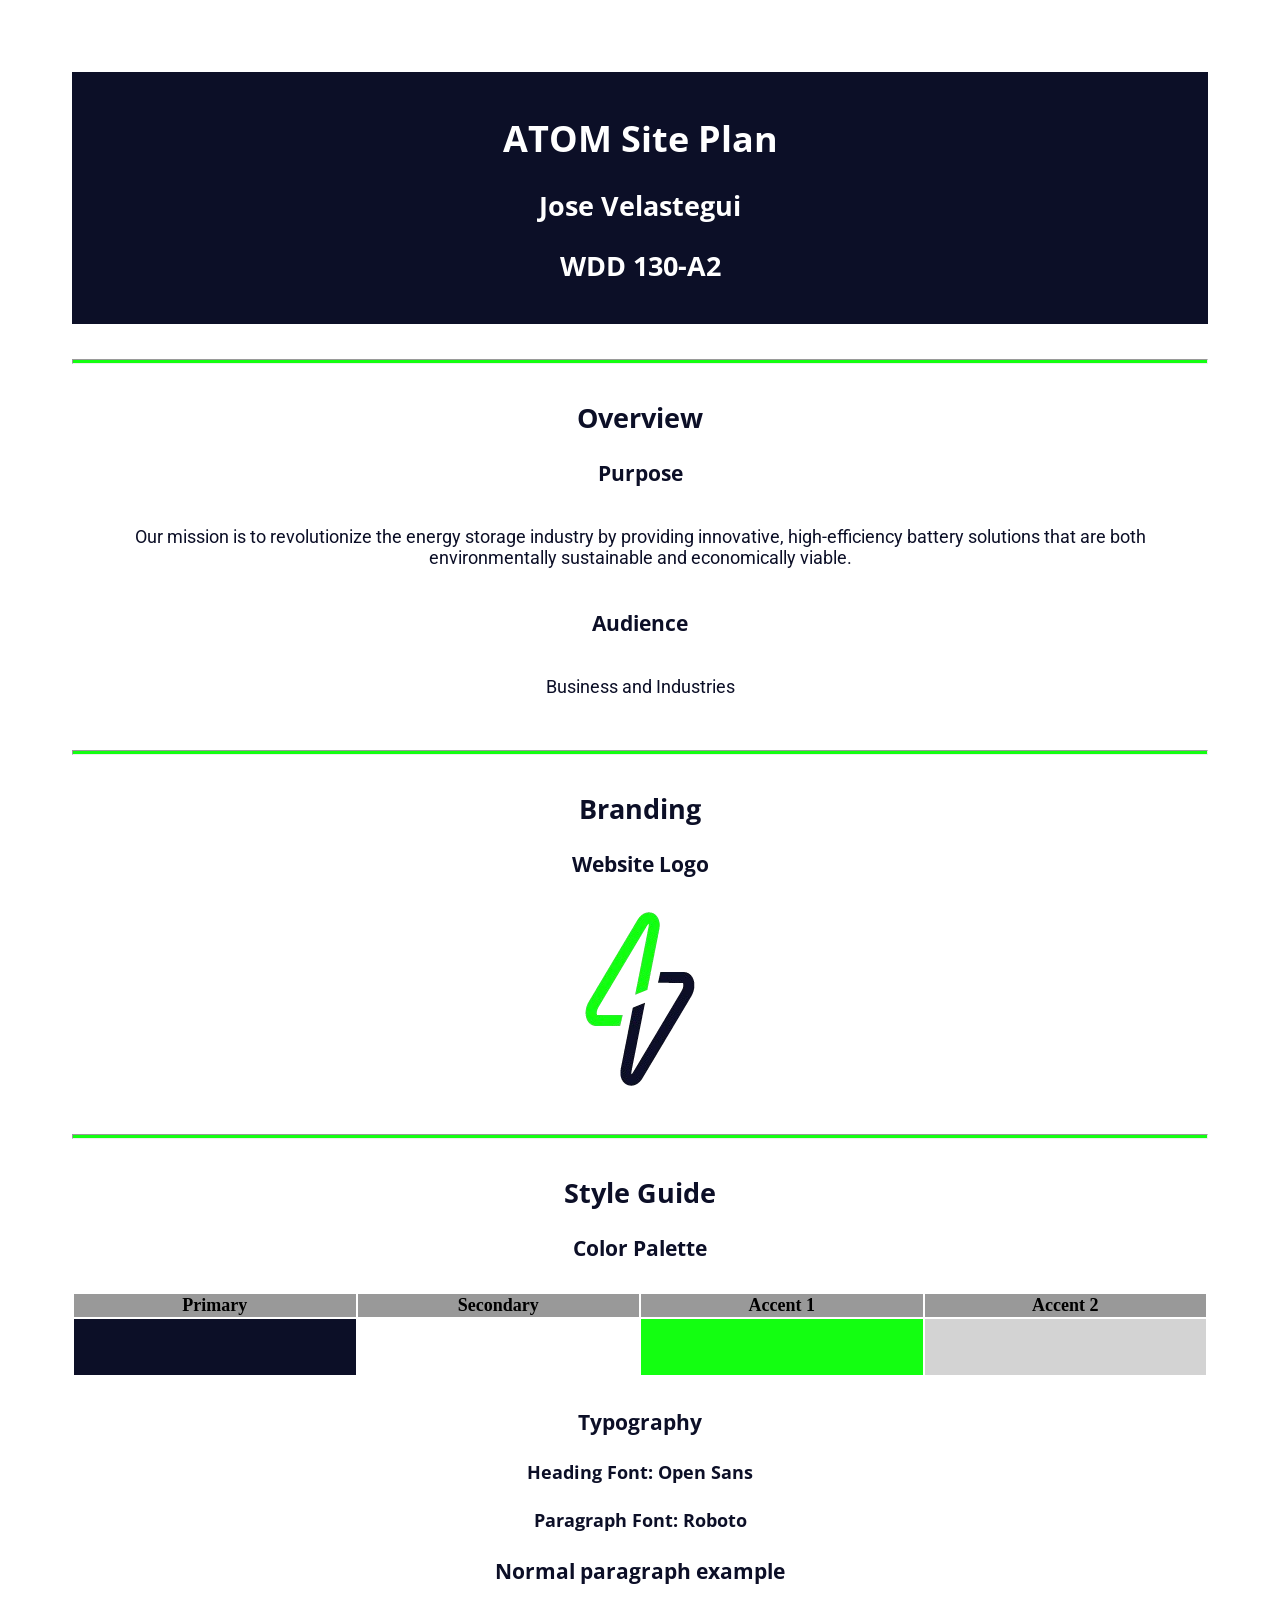
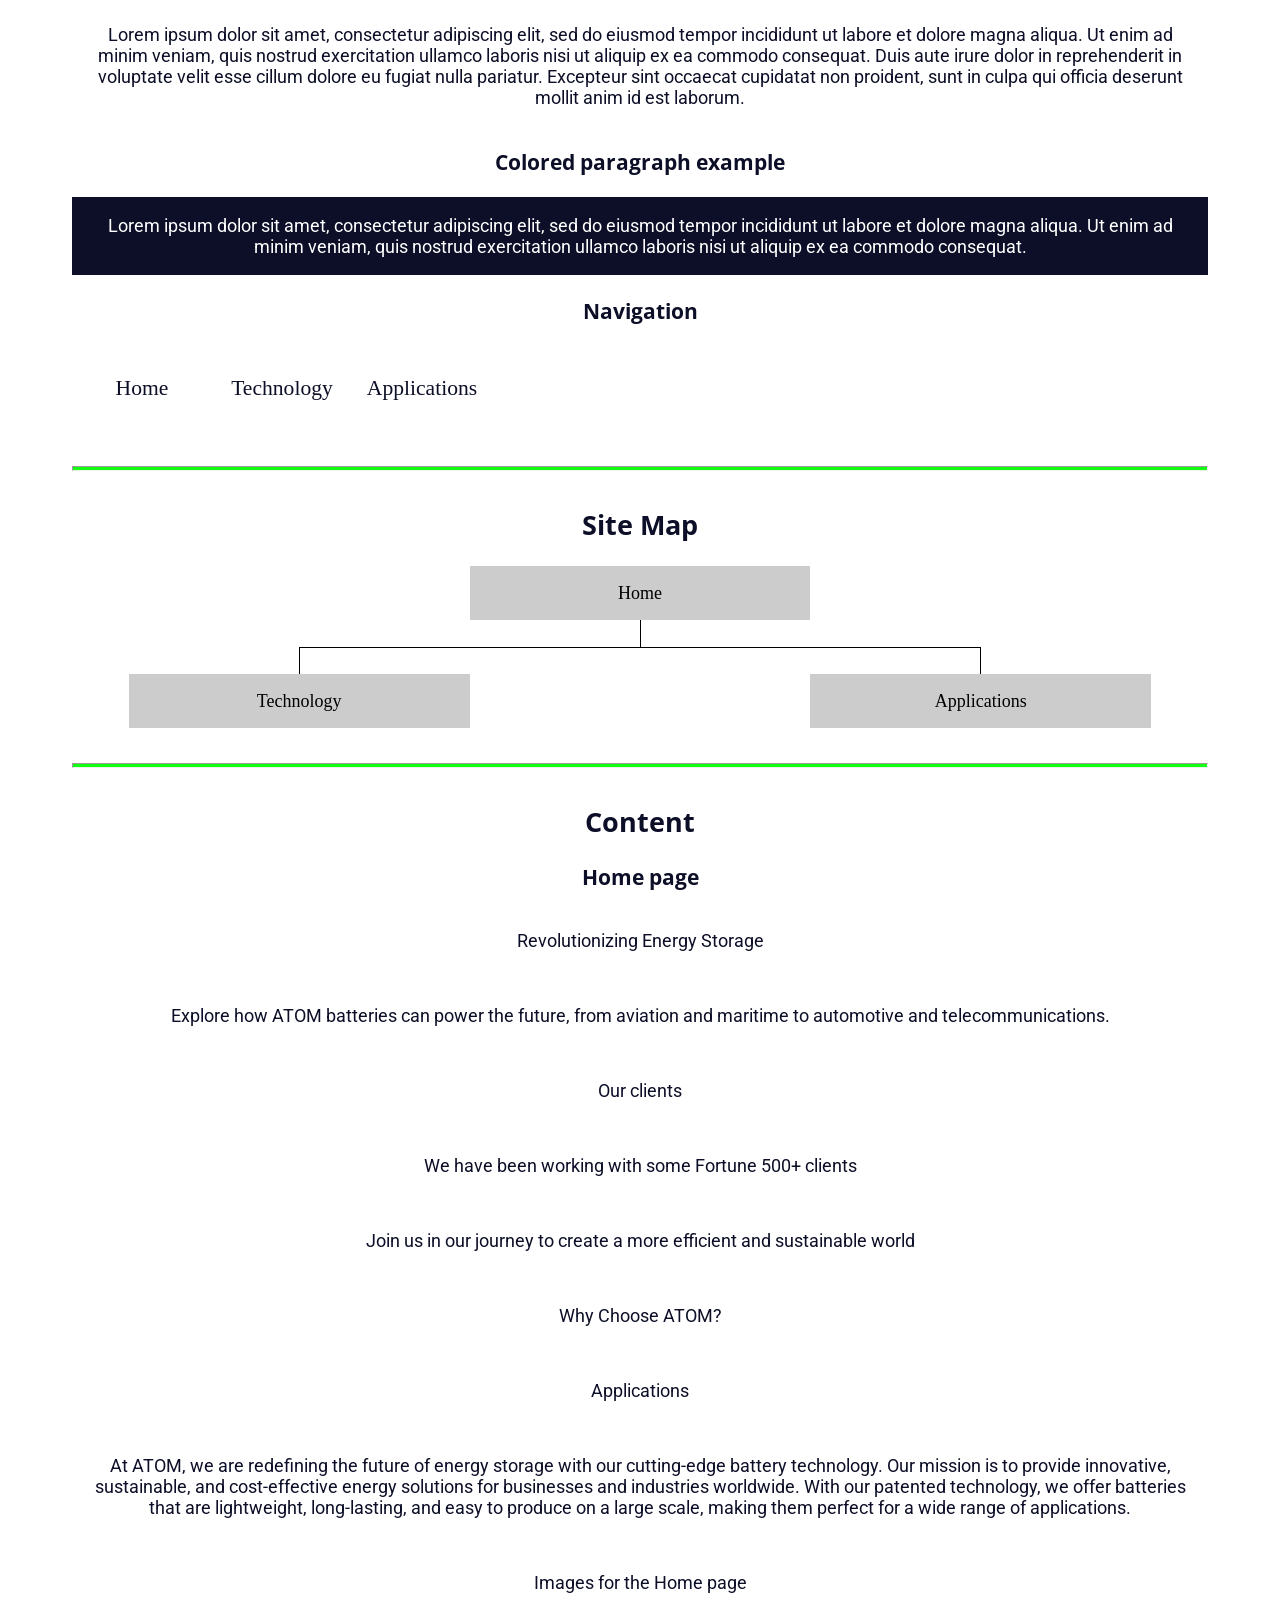
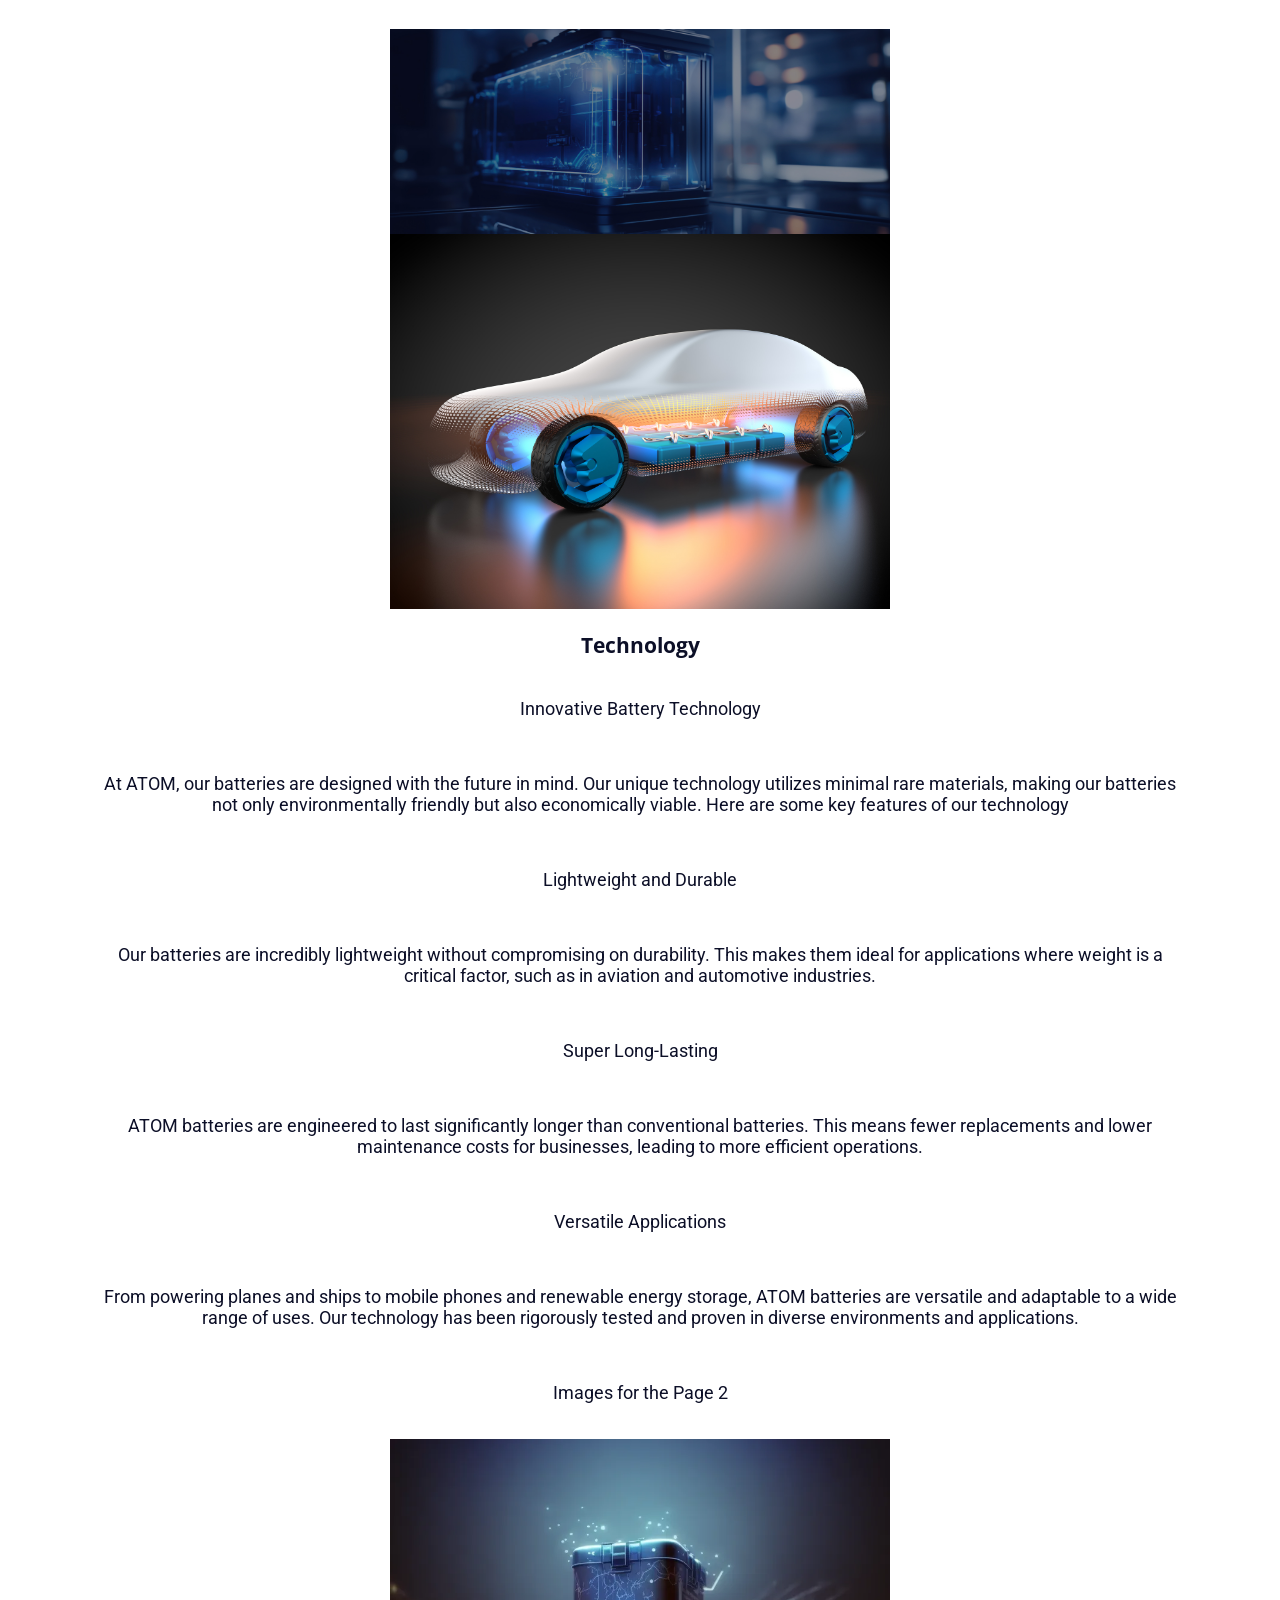
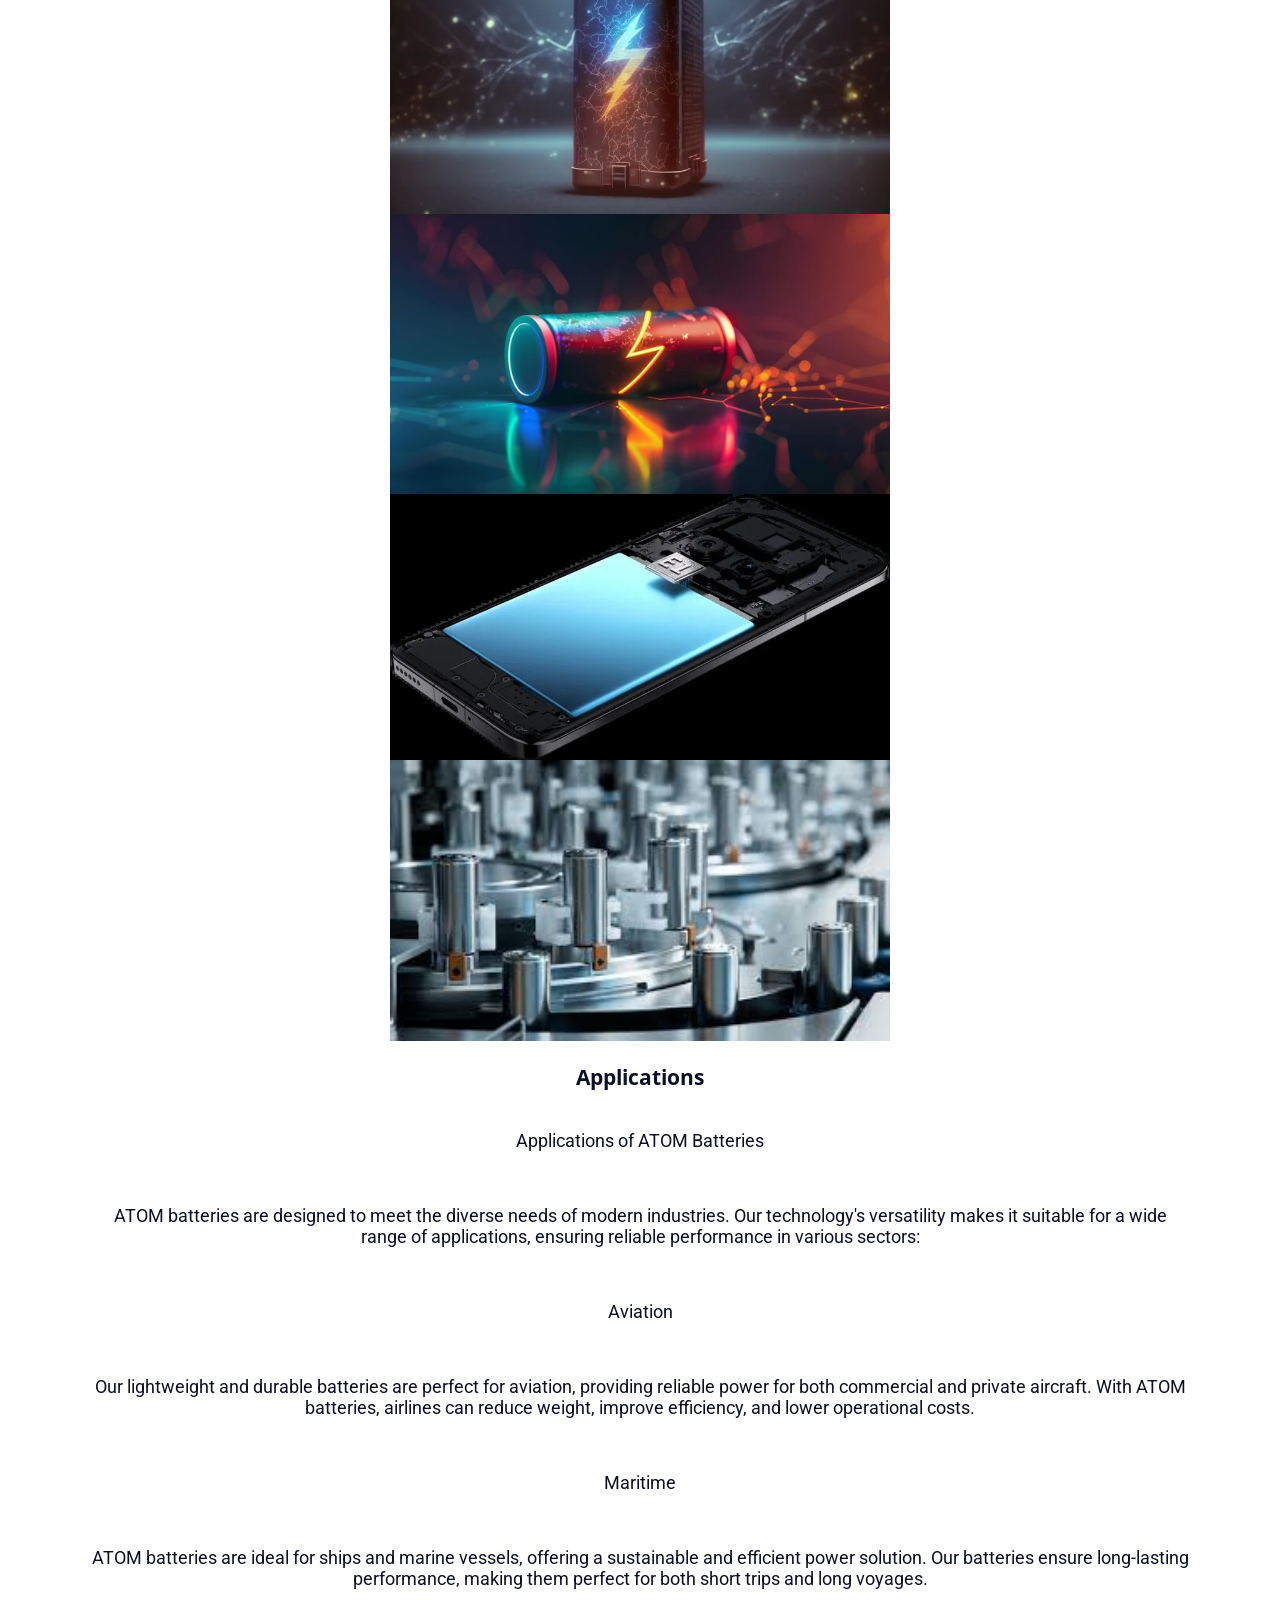
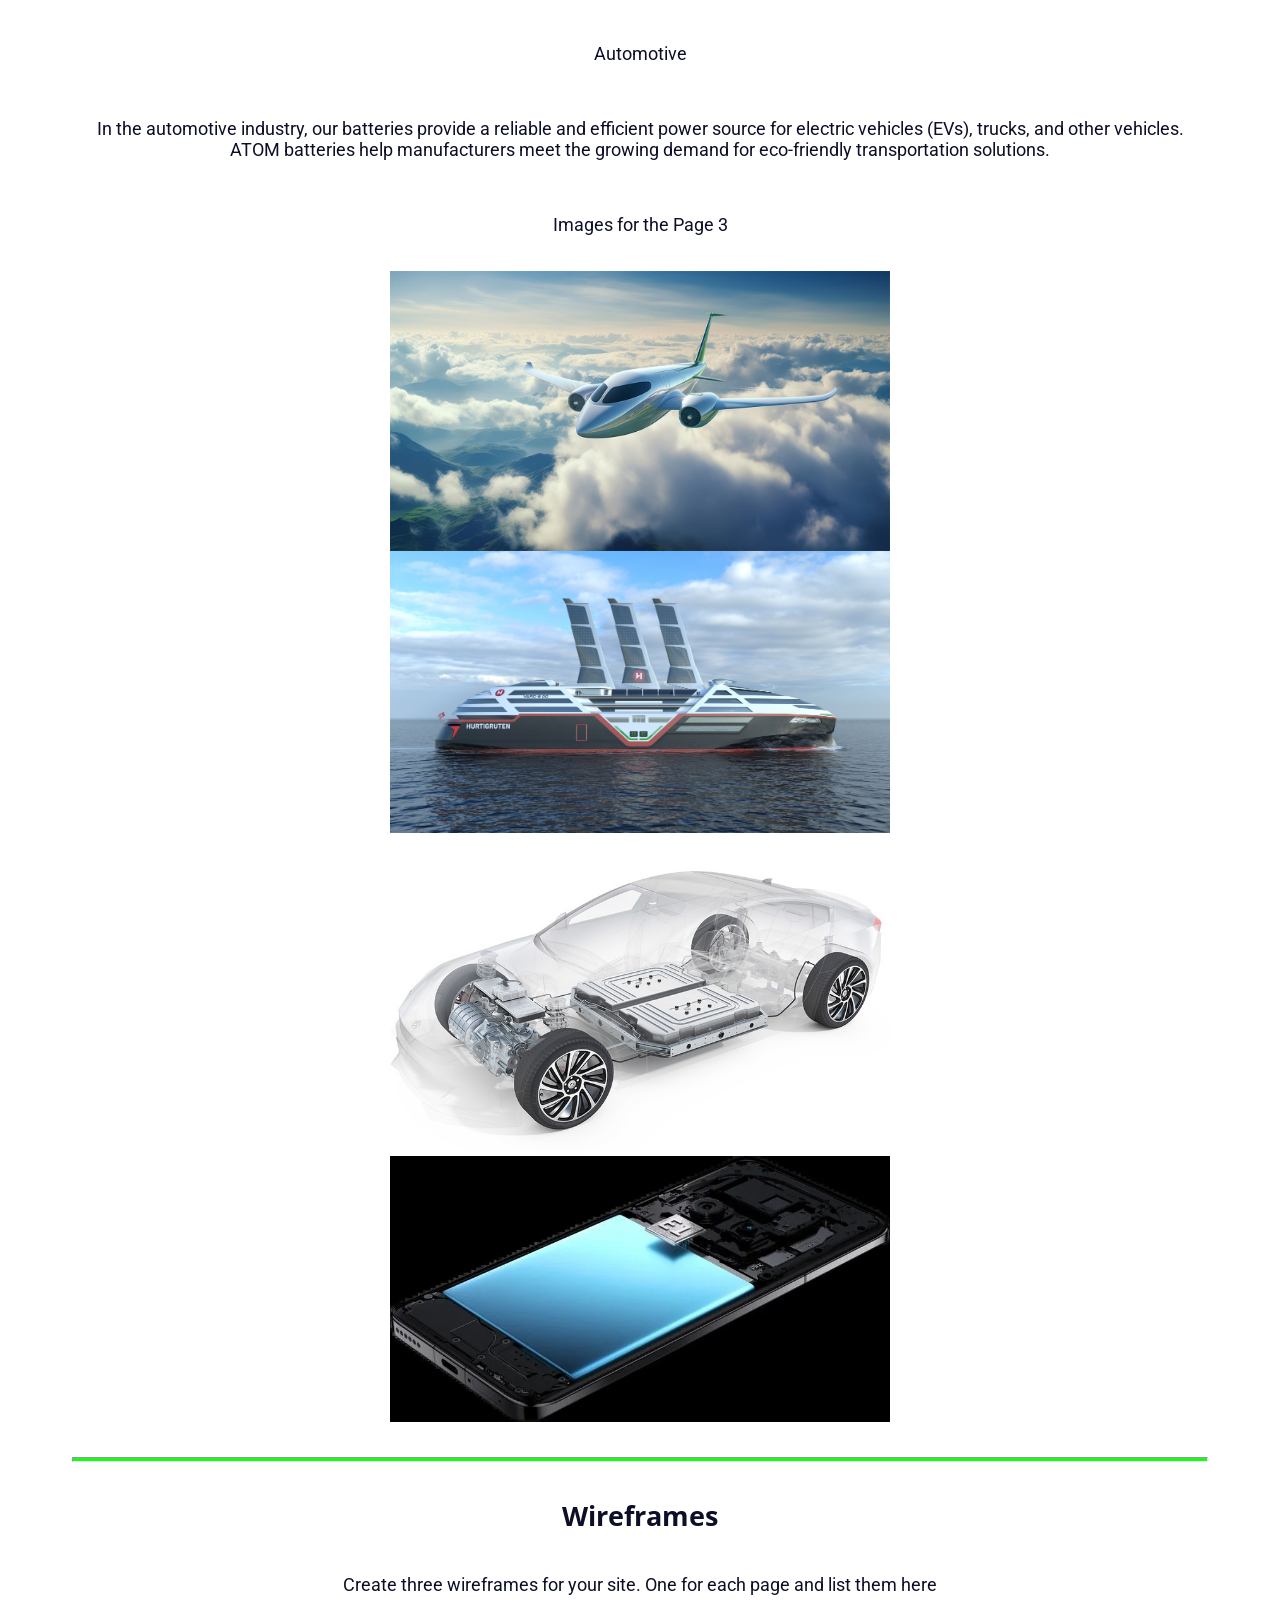
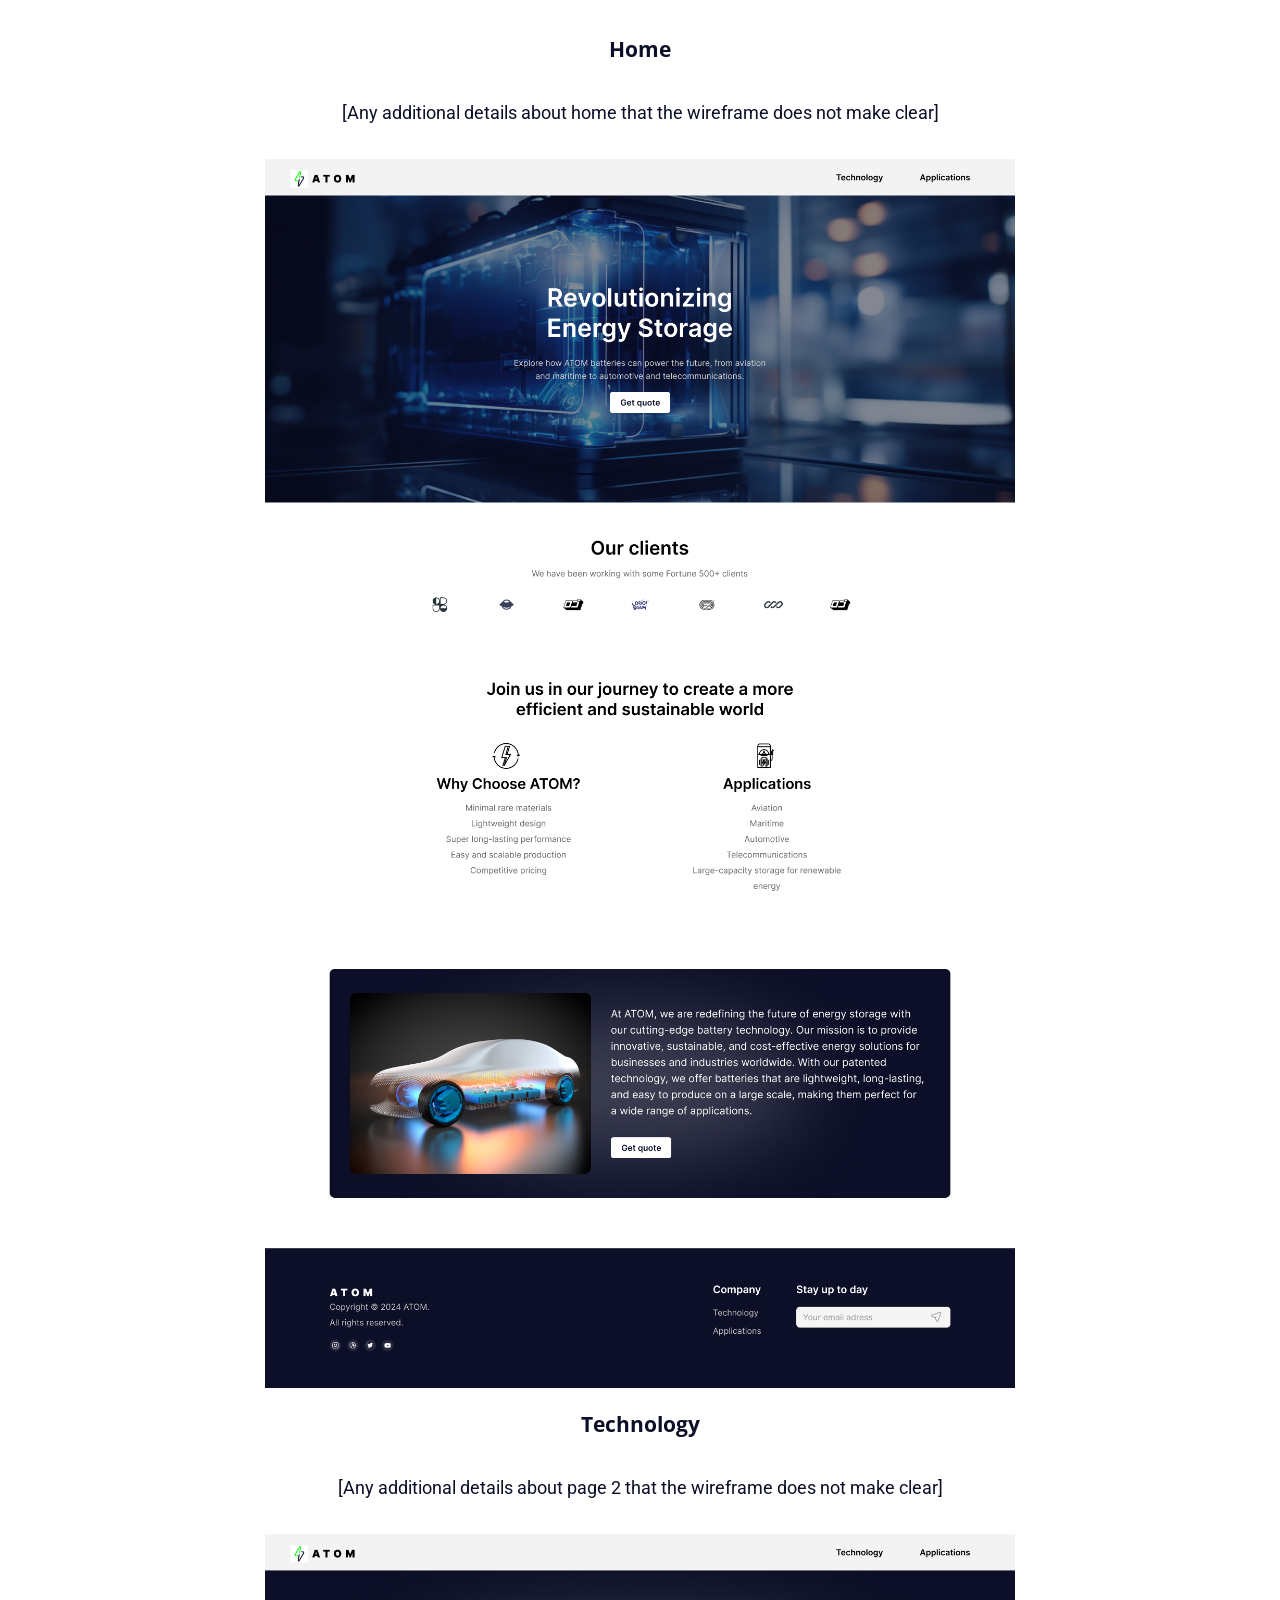
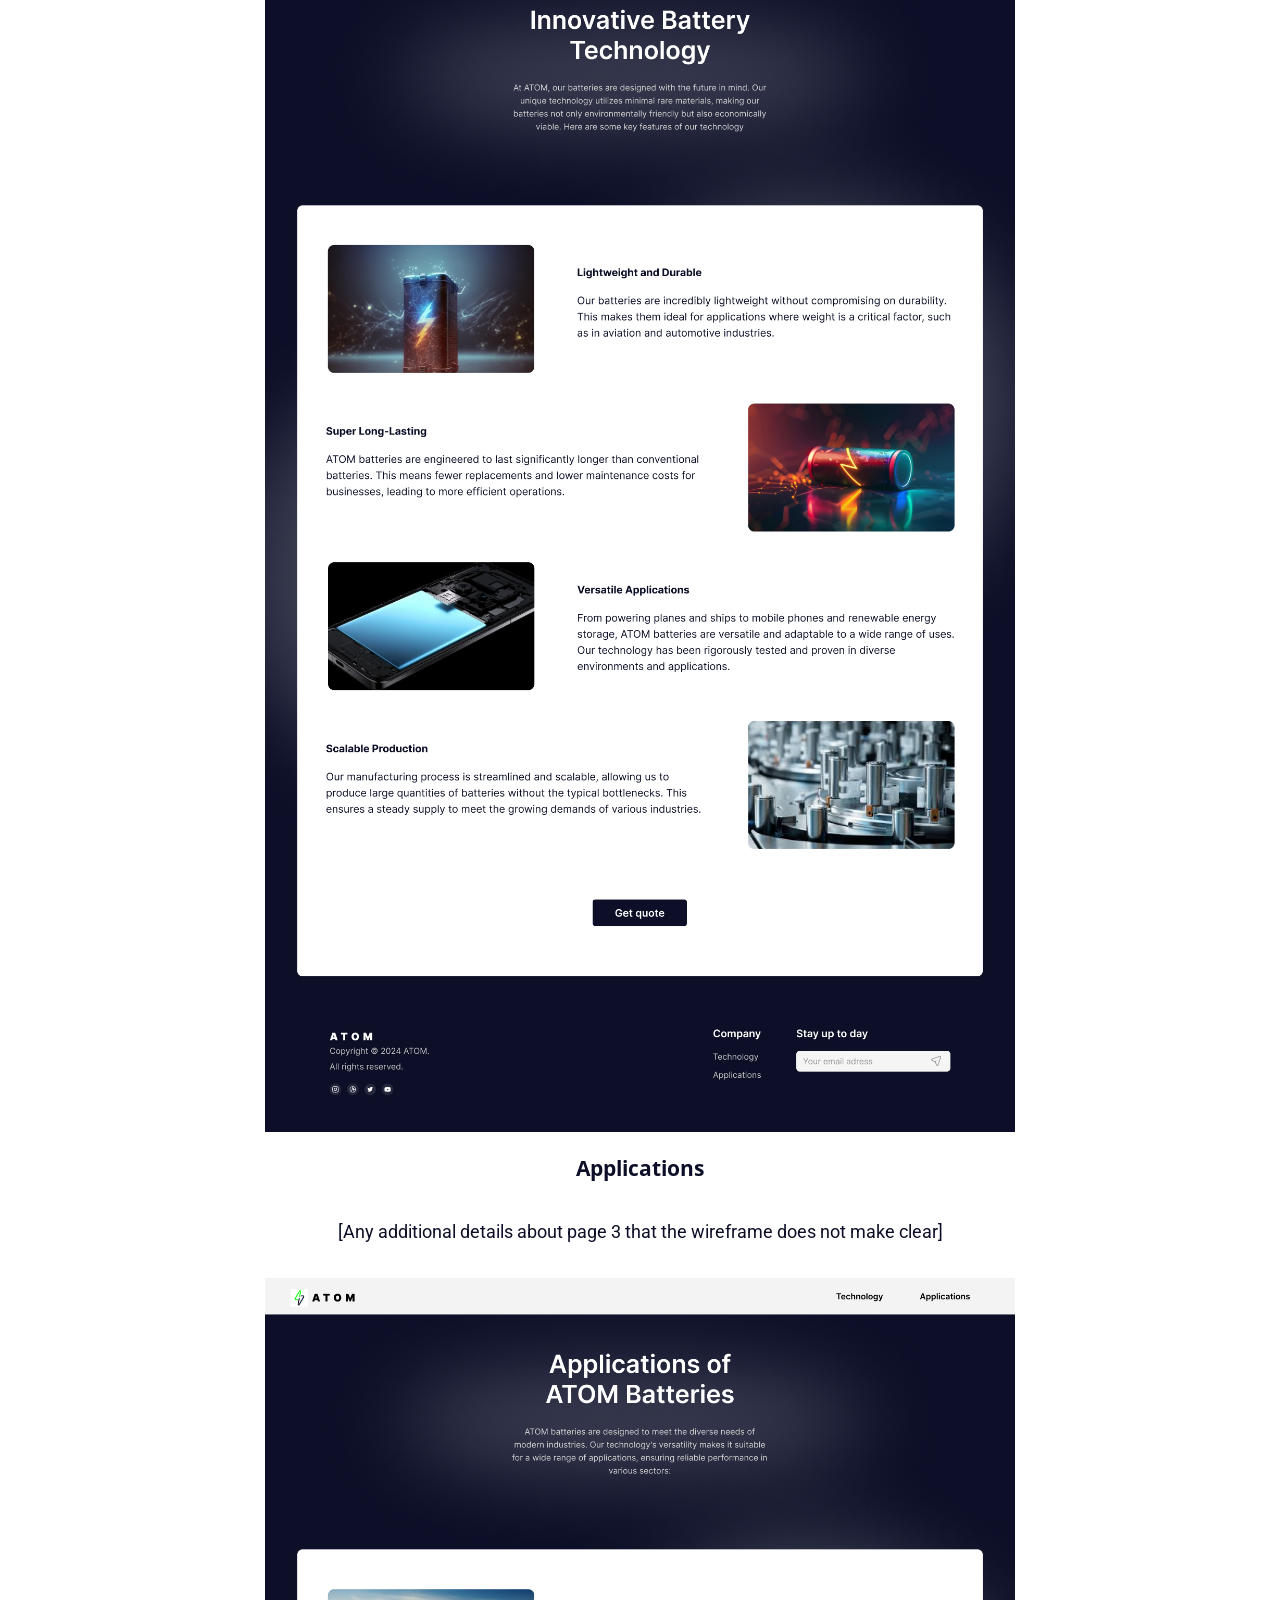
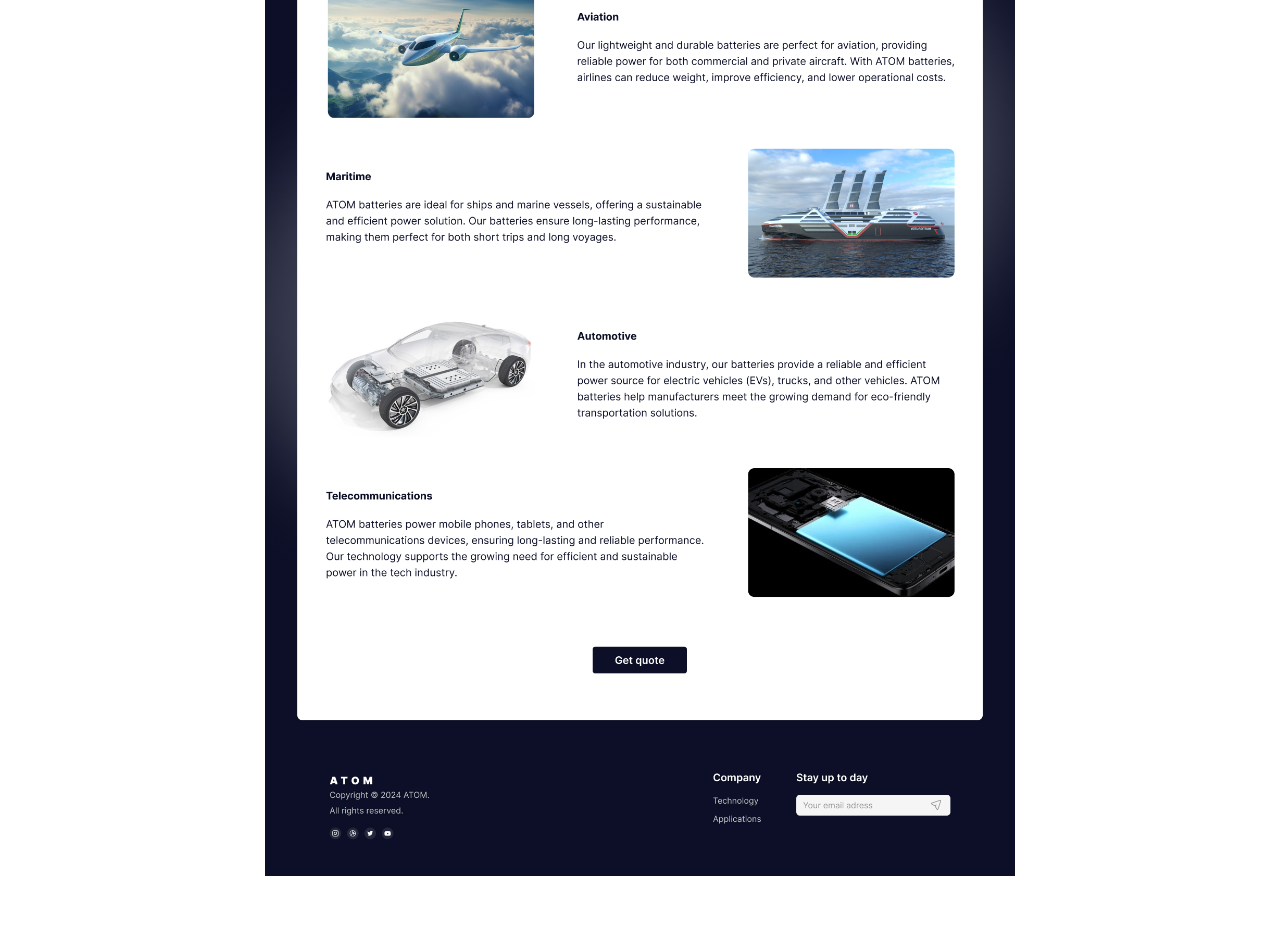
<file: atom/site-plan.html>
<!DOCTYPE html>
<html lang="en-us">
  <head>
    <meta charset="utf-8" />
    <title>Site Plan</title>
    <link type="text/css" rel="stylesheet" href="styles/site-plan.css" />
  </head>

  <body>
    <header>
      <h1>ATOM Site Plan</h1>
      <h2>Jose Velastegui</h2>
      <h2>WDD 130-A2</h2>
      <!-- In the header above, add the name or your site, your name and class number. For example if you are in section 3 you would put WDD 130.03 -->
    </header>
    <main>
      <!-- ------------------------Steps 2-3------------------------------ -->
      <hr />
      <h2>Overview</h2>
      <h3>Purpose</h3>
      <p>
        Our mission is to revolutionize the energy storage industry by providing
        innovative, high-efficiency battery solutions that are both
        environmentally sustainable and economically viable.
      </p>
      <!-- change this -->

      <h3>Audience</h3>
      <p>Business and Industries</p>
      <!-- change this -->

      <hr />
      <h2>Branding</h2>
      <h3>Website Logo</h3>
      <!-- Replace this with some sort of logo for your site.  A logo can be as simple as the name of your site in a nice font :) -->
      <img src="images/logo.png" alt="Logo image" />
      <hr />
      <h2>Style Guide</h2>

      <!-- ------------------------Steps 4-8------------------------------ -->

      <h3>Color Palette</h3>
      <!--  The colors you choose for a website are one of the most important decisions you will make. Follow the instructions on the activity in iLearn. You should have at least 2 colors but do not have to fill in all 4 if you do not need them.  -->

      <table class="colors">
        <tr>
          <th>Primary</th>
          <th>Secondary</th>
          <th>Accent 1</th>
          <th>Accent 2</th>
        </tr>
        <!-- Switch to the site-plan.css file and change your colors there. -->
        <tr>
          <td class="primary"></td>
          <td class="secondary"></td>
          <td class="accent1"></td>
          <td class="accent2"></td>
        </tr>
      </table>

      <!-- ------------------------Step 9------------------------------ -->

      <h3>Typography</h3>
      <!-- Choose a font for your paragraphs (body copy) and headlines. What font(s) have you chosen? Why did you choose what you did?  Make sure to review the list of web safe fonts at W3Schools.org as a starting point.  Think also about which of your colors above you might use for background and font colors. -->

      <h4>
        Heading Font: Open Sans
        <!-- change this -->
      </h4>
      <h4>
        Paragraph Font: Roboto
        <!-- change this -->
      </h4>
      <h3>Normal paragraph example</h3>
      <p>
        Lorem ipsum dolor sit amet, consectetur adipiscing elit, sed do eiusmod
        tempor incididunt ut labore et dolore magna aliqua. Ut enim ad minim
        veniam, quis nostrud exercitation ullamco laboris nisi ut aliquip ex ea
        commodo consequat. Duis aute irure dolor in reprehenderit in voluptate
        velit esse cillum dolore eu fugiat nulla pariatur. Excepteur sint
        occaecat cupidatat non proident, sunt in culpa qui officia deserunt
        mollit anim id est laborum.
      </p>
      <h3>Colored paragraph example</h3>
      <p class="colored">
        Lorem ipsum dolor sit amet, consectetur adipiscing elit, sed do eiusmod
        tempor incididunt ut labore et dolore magna aliqua. Ut enim ad minim
        veniam, quis nostrud exercitation ullamco laboris nisi ut aliquip ex ea
        commodo consequat.
      </p>

      <!-- ------------------------Step 10------------------------------ -->

      <h3>Navigation</h3>
      <!-- Think about how you want your navigation bar to look. In the site-plan.css file change the colors to your colors to get the look you desire. -->
      <nav>
        <a href="#">Home</a>
        <a href="#">Technology</a>
        <a href="#">Applications</a>
      </nav>
      <hr />
      <h2>Site Map</h2>
      <div class="sitemap">
        <div class="sm-home">Home</div>
        <div class="sm-page2">
          Technology
          <!-- change this -->
        </div>
        <div class="sm-page3">
          Applications
          <!-- change this -->
        </div>

        <div class="top">&nbsp;</div>
        <div class="left">&nbsp;</div>
        <div class="right">&nbsp;</div>
      </div>

      <!-- --------Content Section -------------- -->
      <hr />
      <h2>Content</h2>
      <h3>Home page</h3>
      <p>Revolutionizing Energy Storage</p>
      <p>
        Explore how ATOM batteries can power the future, from aviation and
        maritime to automotive and telecommunications.
      </p>
      <p>Our clients</p>
      <p>We have been working with some Fortune 500+ clients</p>
      <p>
        Join us in our journey to create a more efficient and sustainable world
      </p>
      <p>Why Choose ATOM?</p>
      <p>Applications</p>
      <p>
        At ATOM, we are redefining the future of energy storage with our
        cutting-edge battery technology. Our mission is to provide innovative,
        sustainable, and cost-effective energy solutions for businesses and
        industries worldwide. With our patented technology, we offer batteries
        that are lightweight, long-lasting, and easy to produce on a large
        scale, making them perfect for a wide range of applications.
      </p>

      <p>Images for the Home page</p>
      <img src="images/battery2.jpg" alt="image for homepage" width="500" />
      <img src="images/car.jpg" alt="image for homepage" width="500" />

      <h3>Technology</h3>
      <p>Innovative Battery Technology</p>
      <p>
        At ATOM, our batteries are designed with the future in mind. Our unique
        technology utilizes minimal rare materials, making our batteries not
        only environmentally friendly but also economically viable. Here are
        some key features of our technology
      </p>
      <p>Lightweight and Durable</p>
      <p>
        Our batteries are incredibly lightweight without compromising on
        durability. This makes them ideal for applications where weight is a
        critical factor, such as in aviation and automotive industries.
      </p>
      <p>Super Long-Lasting</p>
      <p>
        ATOM batteries are engineered to last significantly longer than
        conventional batteries. This means fewer replacements and lower
        maintenance costs for businesses, leading to more efficient operations.
      </p>
      <p>Versatile Applications</p>
      <p>
        From powering planes and ships to mobile phones and renewable energy
        storage, ATOM batteries are versatile and adaptable to a wide range of
        uses. Our technology has been rigorously tested and proven in diverse
        environments and applications.
      </p>

      <p>Images for the Page 2</p>
      <img src="images/battery7.webp" alt="image for page" width="500" />
      <img src="images/battery4.jpg" alt="image for page" width="500" />
      <img src="images/battery5.webp" alt="image for page" width="500" />
      <img src="images/battery6.jpg" alt="image for page" width="500" />

      <h3>Applications</h3>
      <p>Applications of ATOM Batteries</p>
      <p>
        ATOM batteries are designed to meet the diverse needs of modern
        industries. Our technology's versatility makes it suitable for a wide
        range of applications, ensuring reliable performance in various sectors:
      </p>
      <p>Aviation</p>
      <p>
        Our lightweight and durable batteries are perfect for aviation,
        providing reliable power for both commercial and private aircraft. With
        ATOM batteries, airlines can reduce weight, improve efficiency, and
        lower operational costs.
      </p>
      <p>Maritime</p>
      <p>
        ATOM batteries are ideal for ships and marine vessels, offering a
        sustainable and efficient power solution. Our batteries ensure
        long-lasting performance, making them perfect for both short trips and
        long voyages.
      </p>
      <p>Automotive</p>
      <p>
        In the automotive industry, our batteries provide a reliable and
        efficient power source for electric vehicles (EVs), trucks, and other
        vehicles. ATOM batteries help manufacturers meet the growing demand for
        eco-friendly transportation solutions.
      </p>
      <p>Images for the Page 3</p>
      <img src="images/plane.jpeg" alt="image for page3" width="500" />
      <img src="images/ship.jpg" alt="image for page3" width="500" />
      <img src="images/car2.jpg" alt="image for page3" width="500" />
      <img src="images/battery5.webp" alt="image for page3" width="500" />

      <hr />
      <h2>Wireframes</h2>
      <p>
        Create three wireframes for your site. One for each page and list them
        here
      </p>

      <h3>Home</h3>
      <p>
        [Any additional details about home that the wireframe does not make
        clear]
      </p>
      <img src="images/home_page.jpg" alt="home page wireframe" width="750" />

      <h3>Technology</h3>
      <p>
        [Any additional details about page 2 that the wireframe does not make
        clear]
      </p>
      <img src="images/technology.jpg" alt="page 2 wireframe" width="750" />

      <h3>Applications</h3>
      <p>
        [Any additional details about page 3 that the wireframe does not make
        clear]
      </p>
      <img src="images/applications.jpg" alt="page 3 wireframe" width="750" />
    </main>
  </body>
</html>
</file>
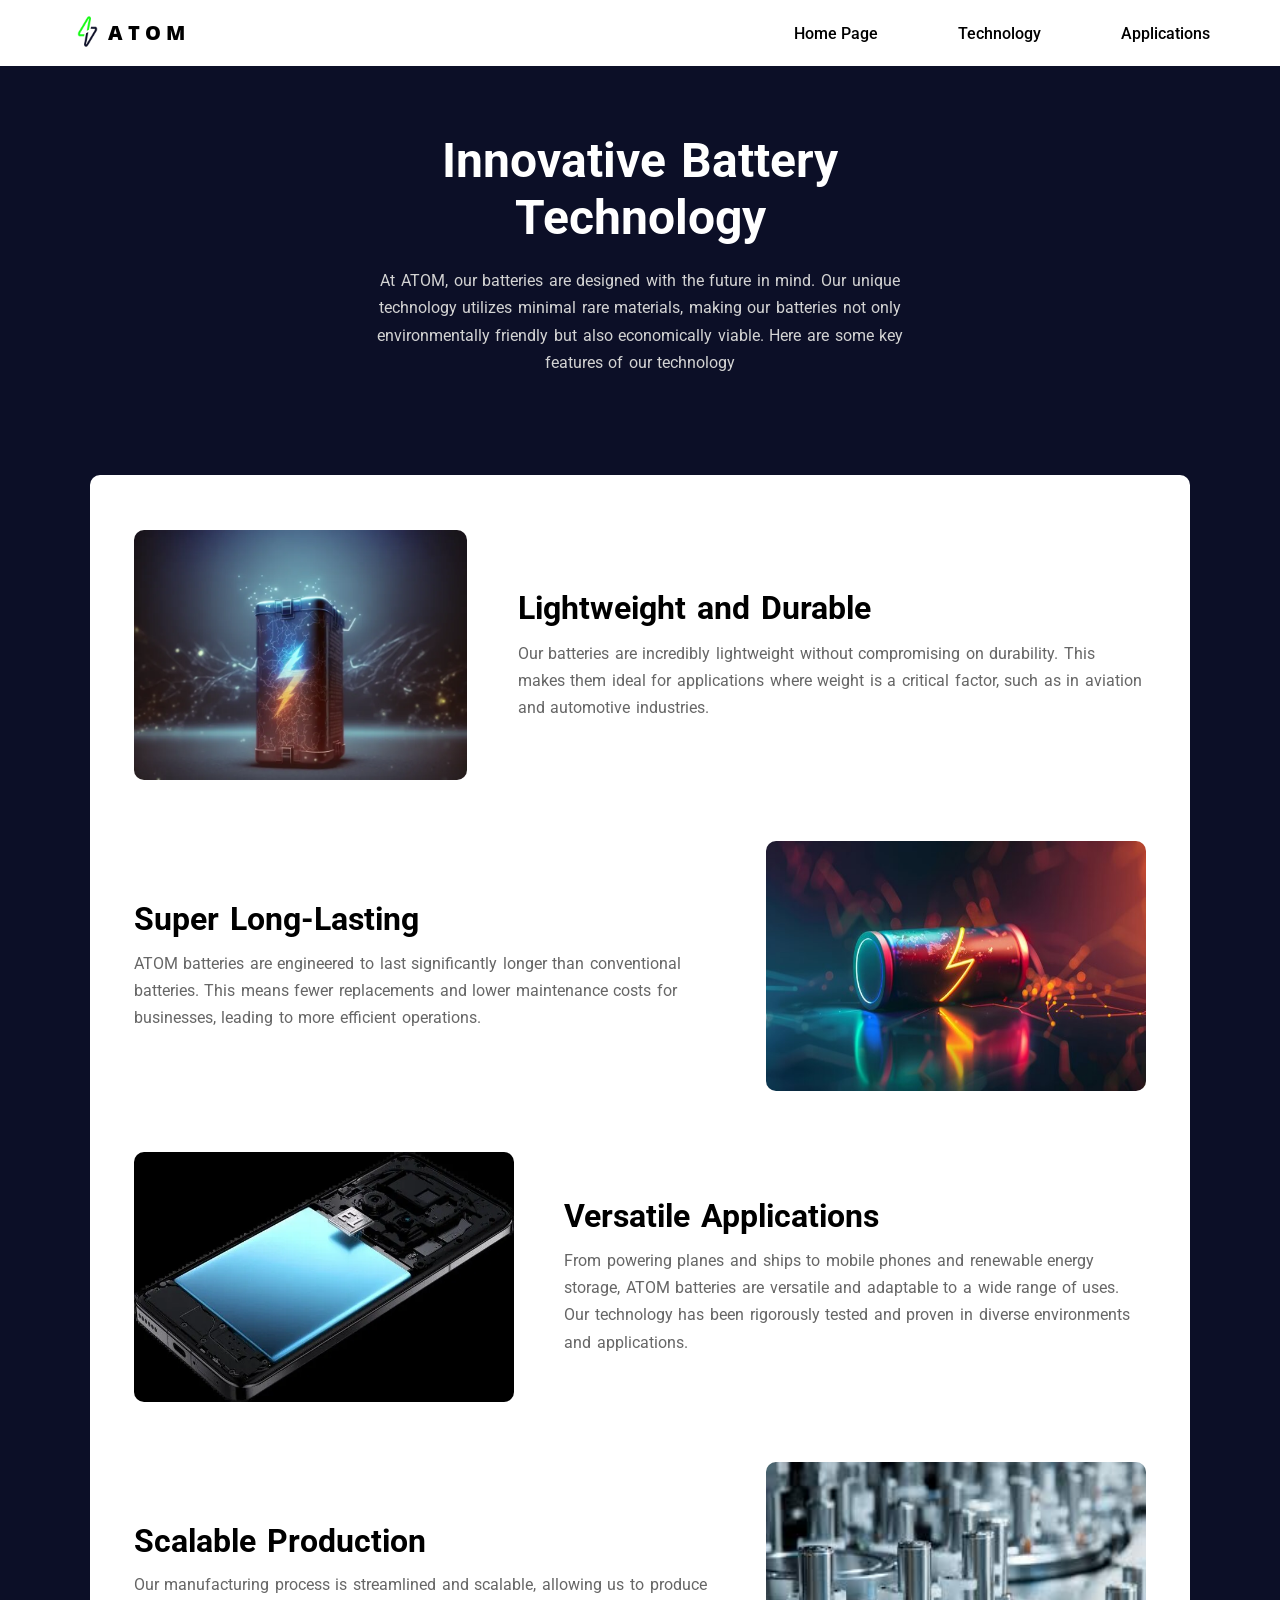
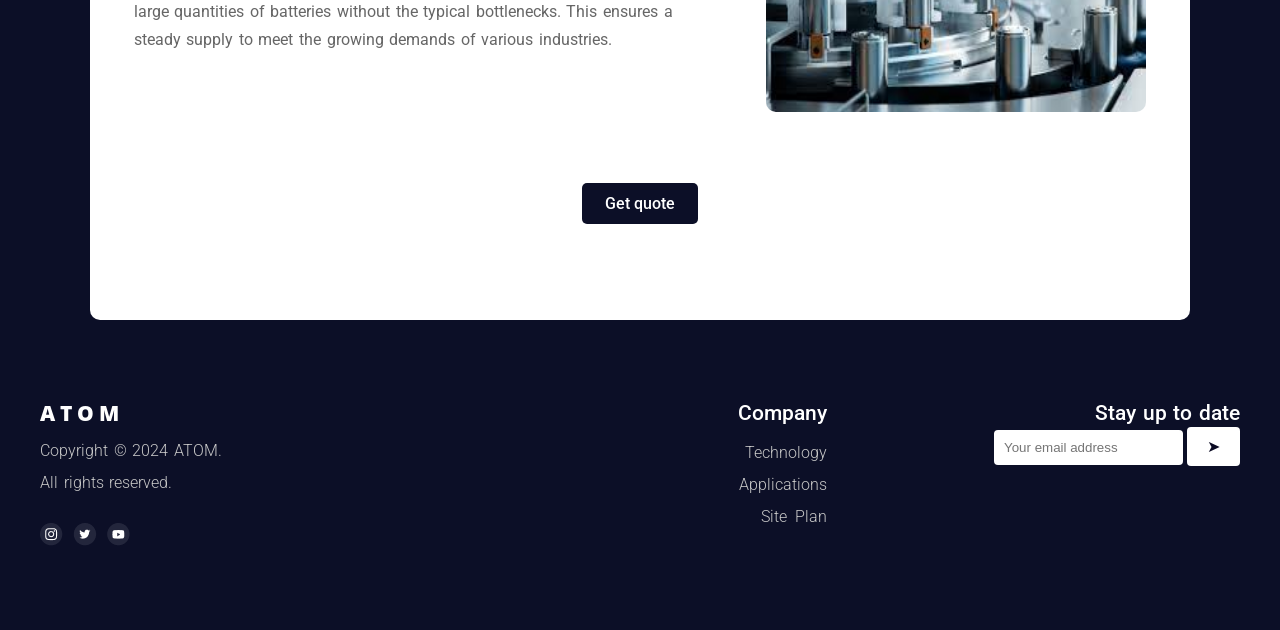
<file: atom/technology.html>
<!DOCTYPE html>
<html lang="en">
  <head>
    <meta charset="UTF-8" />
    <meta name="viewport" content="width=device-width, initial-scale=1.0" />
    <link rel="stylesheet" href="styles/style.css" />
    <title>Technology</title>
  </head>
  <body>
    <div class="grid-container">
      <header class="nav-bar">
        <div id="logo-name">
          <a id="logo_link" href="index.html"
            ><img class="logo_image" src="images/logo.png" alt="ATOM logo"
          /></a>
          <p class="atom-name">ATOM</p>
        </div>
        <nav id="nav-buttons">
          <a href="index.html">Home Page</a>
          <a href="technology.html">Technology</a>
          <a href="applications.html">Applications</a>
        </nav>
      </header>
      <main>
        <div class="main-container">
          <div class="hero-technology">
            <h1>Innovative Battery <br />Technology</h1>
            <p>
              At ATOM, our batteries are designed with the future in mind. Our
              unique technology utilizes minimal rare materials, making our
              batteries not only environmentally friendly but also economically
              viable. Here are some key features of our technology
            </p>
          </div>
          <div class="white-box">
            <div class="container-1">
              <img src="images/battery7.webp" alt="battery wallpaper" />
              <div class="text-1">
                <h2>Lightweight and Durable</h2>
                <p>
                  Our batteries are incredibly lightweight without compromising
                  on durability. This makes them ideal for applications where
                  weight is a critical factor, such as in aviation and
                  automotive industries.
                </p>
              </div>
            </div>
            <div class="container-2">
              <div class="text-2">
                <h2>Super Long-Lasting</h2>
                <p>
                  ATOM batteries are engineered to last significantly longer
                  than conventional batteries. This means fewer replacements and
                  lower maintenance costs for businesses, leading to more
                  efficient operations.
                </p>
              </div>
              <img src="images/battery4.jpg" alt="battery power" />
            </div>
            <div class="container-3">
              <img src="images/battery5.webp" alt="phone battery" />
              <div class="text-3">
                <h2>Versatile Applications</h2>
                <p>
                  From powering planes and ships to mobile phones and renewable
                  energy storage, ATOM batteries are versatile and adaptable to
                  a wide range of uses. Our technology has been rigorously
                  tested and proven in diverse environments and applications.
                </p>
              </div>
            </div>
            <div class="container-4">
              <div class="text-4">
                <h2>Scalable Production</h2>
                <p>
                  Our manufacturing process is streamlined and scalable,
                  allowing us to produce large quantities of batteries without
                  the typical bottlenecks. This ensures a steady supply to meet
                  the growing demands of various industries.
                </p>
              </div>
              <img src="images/battery6.jpg" alt="battery production" />
            </div>
            <button class="button_container">Get quote</button>
          </div>
        </div>
      </main>
      <footer>
        <div class="footer-container">
          <div class="footer-section-1">
            <p class="atom-name-footer">ATOM</p>
            <p class="footer-copy">Copyright © 2024 ATOM.</p>
            <p class="footer-copy">All rights reserved.</p>
            <div class="social-icons">
              <a href="https://instagram.com" target="_blank">
                <img src="images/inglogo.png" alt="instagram icon" />
              </a>
              <a href="https://twitter.com" target="_blank">
                <img src="images/twiterlogo.png" alt="twitter icon" />
              </a>
              <a href="https://youtube.com" target="_blank">
                <img src="images/ytlogo.png" alt="youtube icon" />
              </a>
            </div>
          </div>

          <div class="footer-section-2">
            <h4>Company</h4>
            <a href="technology.html">Technology</a>
            <a href="applications.html">Applications</a>
            <a href="site-plan.html">Site Plan</a>
          </div>

          <div class="footer-section-3">
            <h4>Stay up to date</h4>
            <div class="input-container">
              <input
                type="email"
                id="email"
                name="email"
                placeholder="Your email address"
                class="subscribe-input"
              />
              <button class="subscribe-button">&#10148;</button>
            </div>
          </div>
        </div>
      </footer>
    </div>
  </body>
</html>
</file>
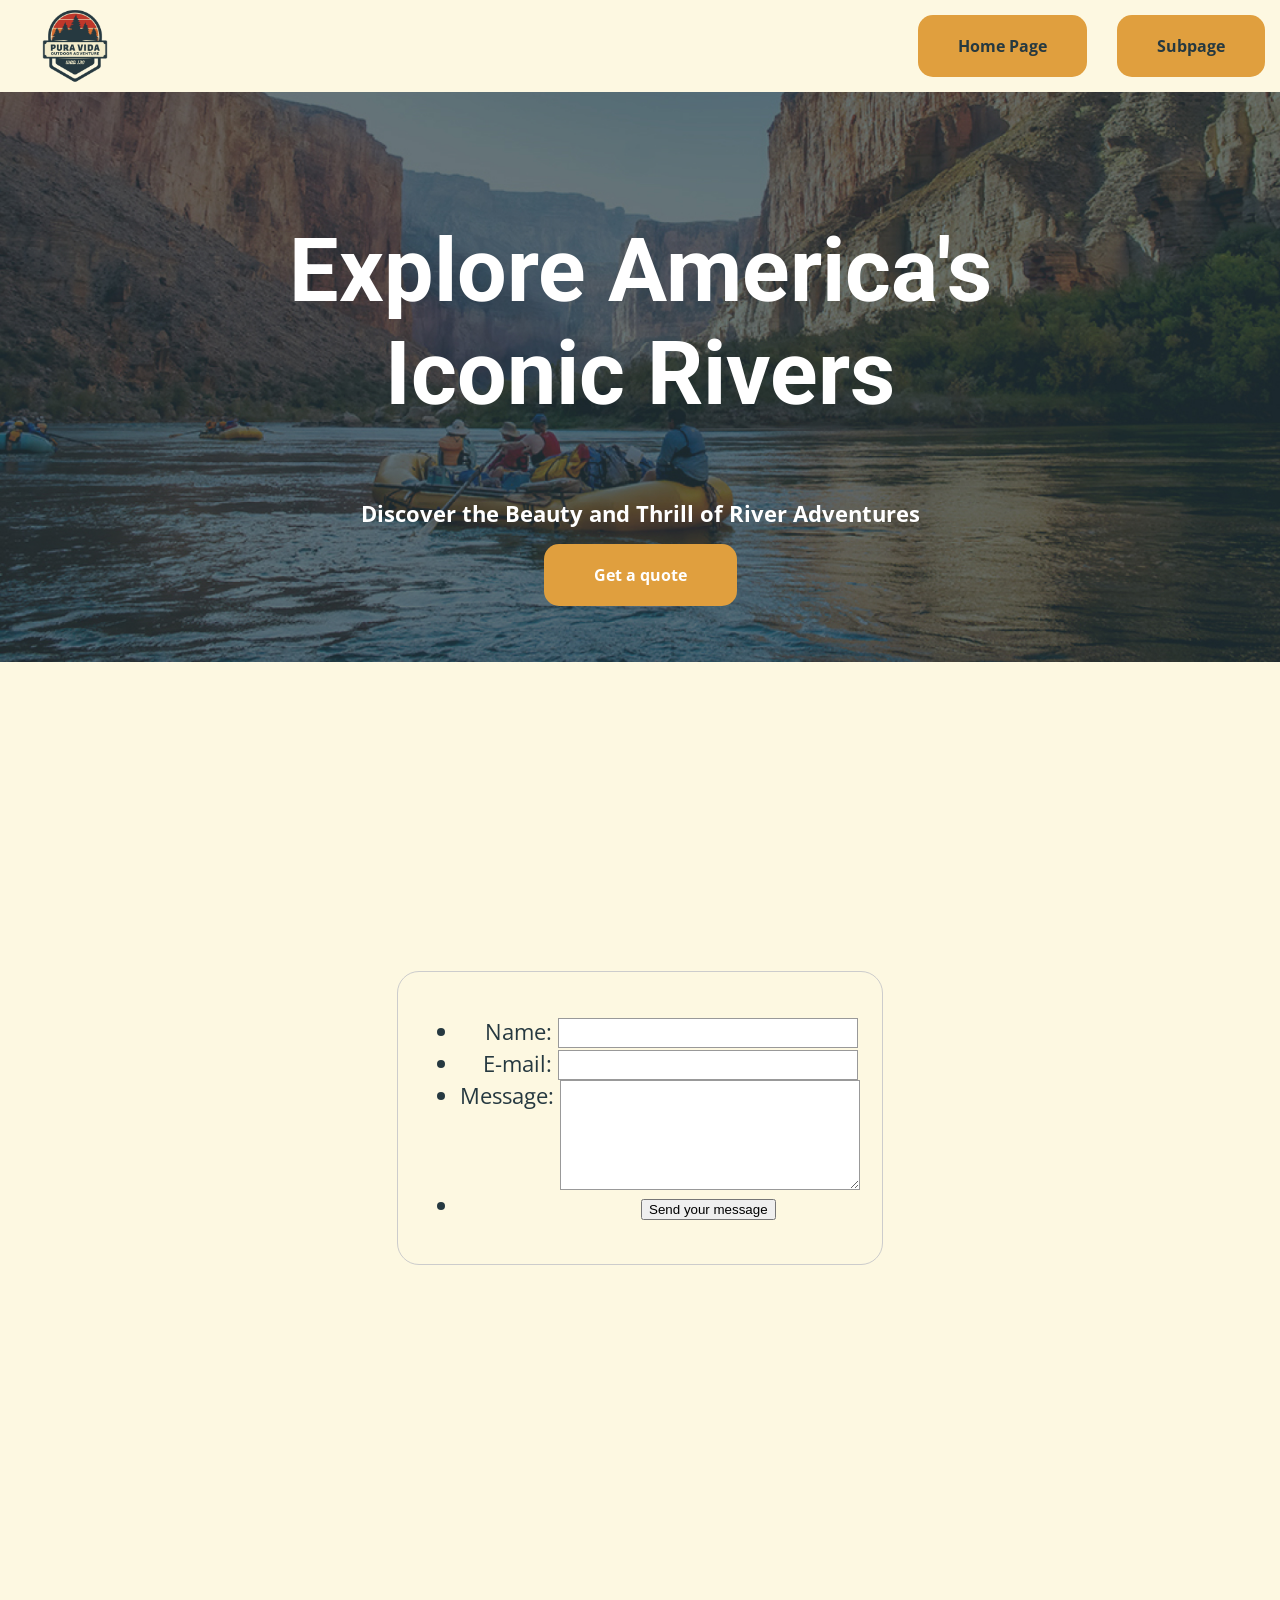
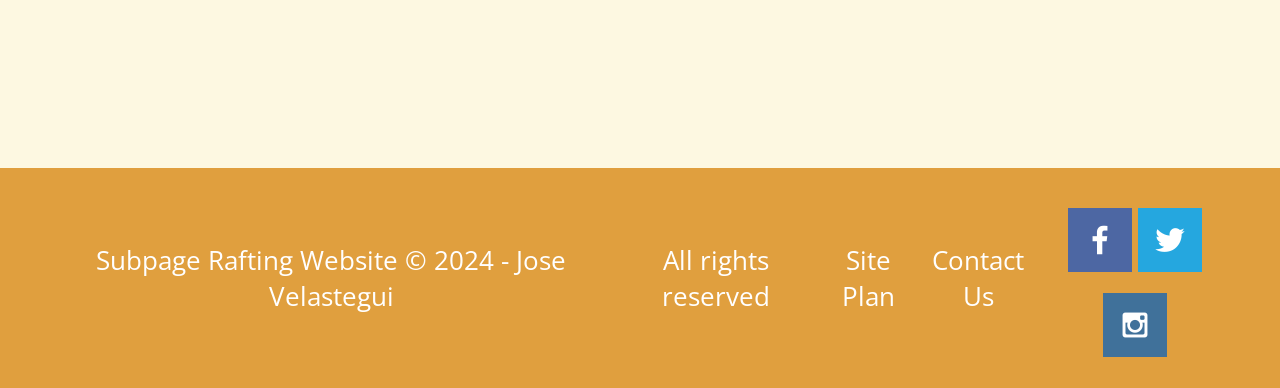
<file: wwr/contactus.html>
<!DOCTYPE html>
<html lang="en">
  <head>
    <meta charset="UTF-8" />
    <meta name="viewport" content="width=device-width, initial-scale=1.0" />
    <title>Contact Us</title>
    <link rel="stylesheet" href="styles/contactus.css" />
    <style>
      main {
        display: flex;
        justify-content: center; /* Aligns items horizontally */
        align-items: center; /* Aligns items vertically */
        height: 100vh; /* Ensures the section takes the full height of the viewport */
      }
      body {
        /* Center the form on the page */
        text-align: center;
      }

      form {
        display: inline-block;
        /* Form outline */
        padding: 1em;
        border: 1px solid #ccc;
        border-radius: 1em;
      }

      p + p {
        margin-top: 1em;
      }

      label {
        /* Uniform size & alignment */
        display: inline-block;
        min-width: 90px;
        text-align: right;
      }

      input,
      textarea {
        /* To make sure that all text fields have the same font settings
     By default, text areas have a monospace font */
        font: 1em sans-serif;
        /* Uniform text field size */
        width: 300px;
        box-sizing: border-box;
        /* Match form field borders */
        border: 1px solid #999;
      }

      input:focus,
      textarea:focus {
        /* Set the outline width and style */
        outline-style: solid;
        /* To give a little highlight on active elements */
        outline-color: #000;
      }

      textarea {
        /* Align multiline text fields with their labels */
        vertical-align: top;
        /* Provide space to type some text */
        height: 5em;
      }

      .button {
        /* Align buttons with the text fields */
        padding-left: 90px; /* same size as the label elements */
      }

      button {
        /* This extra margin represent roughly the same space as the space
     between the labels and their text fields */
        margin-left: 0.5em;
      }
      #feedback {
        background-color: antiquewhite;
        position: absolute;
        top: 0;
        left: 0;
        right: 0;
        padding: 0.5em;
        /* make this element invisible until we are ready for it */
        display: none;
      }
      .moveDown {
        margin-top: 3em;
      }
    </style>
  </head>
  <body>
    <div id="content">
      <header>
        <a id="logo_link" href="index.html"
          ><img src="images/logo.png" alt="Site Logo"
        /></a>
        <nav>
          <a href="index.html">Home Page</a>
          <a href="subpage.html">Subpage</a>
        </nav>
      </header>
      <div id="hero">
        <div id="hero-box">
          <img
            id="hero-img"
            src="images/rafting1.jpg"
            alt="People enjoying rafting"
          />
        </div>
        <section id="hero-msg">
          <h1 class="home-title">Explore America's Iconic Rivers</h1>
          <h4>Discover the Beauty and Thrill of River Adventures</h4>
          <div class="button-box">
            <a class="book" href="#">Get a quote</a>
          </div>
        </section>
      </div>
      <main class="home-grid">
        <form action="/my-handling-form-page" method="post">
          <ul>
            <li>
              <label for="name">Name:</label>
              <input type="text" id="name" name="user_name" />
            </li>
            <li>
              <label for="mail">E-mail:</label>
              <input type="email" id="mail" name="user_mail" />
            </li>
            <li>
              <label for="msg">Message:</label>
              <textarea id="msg" name="user_message"></textarea>
            </li>
            <li class="button">
              <button type="submit">Send your message</button>
            </li>
          </ul>
        </form>
        <div id="feedback"></div>
      </main>
      <footer>
        <p>Subpage Rafting Website &copy; 2024 - Jose Velastegui</p>
        <p>All rights reserved</p>
        <p><a href="site-plan-rafting.html">Site Plan</a></p>
        <p><a href="contactus.html">Contact Us</a></p>
        <div class="social">
          <a href="https://facebook.com" target="_blank">
            <img src="images/facebook.png" alt="fb icon" />
          </a>
          <a href="https://twitter.com" target="_blank">
            <img src="images/twitter.png" alt="twitter icon" />
          </a>
          <a href="https://instagram.com" target="_blank">
            <img src="images/instagram.png" alt="instagram icon" />
          </a>
        </div>
      </footer>
    </div>
  </body>
  <script>
    // get the feedback div element so we can do something with it.
    const feedbackElement = document.getElementById("feedback");
    // get the form so we can read what was entered in it.
    const formElement = document.forms[0];
    // add a 'listener' to wait for a submission of our form. When that happens run the code below.
    formElement.addEventListener("submit", function (e) {
      // stop the form from doing the default action.
      e.preventDefault();
      // set the contents of our feedback element to a message letting the user know the form was submitted successfully. Notice that we pull the name that was entered in the form to personalize the message!
      feedbackElement.innerHTML =
        "Hello " +
        formElement.user_name.value +
        "! Thank you for your message. We will get back with you as soon as possible!";
      // make the feedback element visible.
      feedbackElement.style.display = "block";
      // add a class to move everything down so our message doesn't cover it.
      document.body.classList.toggle("moveDown");
    });
  </script>
</html>
</file>
<file: atom/styles/style.css>
@import url("https://fonts.googleapis.com/css2?family=Open+Sans:ital,wght@0,300..800;1,300..800&family=Roboto:ital,wght@0,100;0,300;0,400;0,500;0,700;0,900;1,100;1,300;1,400;1,500;1,700;1,900&display=swap");

* {
  margin: 0;
  padding: 0;
}

h1 {
  font-family: roboto;
  color: white;
  font-size: 3rem;
  word-spacing: 0.2rem;
}

h2 {
  font-family: roboto;
  color: black;
  font-size: 2rem;
  word-spacing: 0.2rem;
}

h5 {
  font-family: roboto;
  color: black;
  font-size: 1.5rem;
  word-spacing: 0.2rem;
}

p {
  font-size: 1rem;
  font-family: roboto;
  color: #666666;
  word-spacing: 0.1rem;
  line-height: 1.7rem;
  font-weight: 400;
}

button {
  font-size: 1rem;
  font-family: roboto;
  font-weight: 500;
  color: black;
  padding: 11px 23px;
  background-color: white;
  border: none;
  border-radius: 5px;
  cursor: pointer;
}

button:hover {
  background-color: #0c0f27;
  color: white;
}

ul li {
  list-style: none;
  font-size: 1rem;
  font-family: roboto;
  font-weight: 400;
  color: #666666;
  padding-bottom: 0.8em;
}

.grid-container {
  grid-template-columns: repeat(10, 1fr);
  grid-auto-rows: auto;
  gap: 0;
}

.nav-bar {
  display: grid;
  height: 66px;
  margin-right: 70px;
  margin-left: 70px;
}

#logo-name {
  grid-column: 1;
  display: flex;
  align-items: center;
  justify-content: left;
}

.logo_image {
  width: 35px;
}

.atom-name {
  font-size: 20px;
  font-weight: 900;
  font-family: Open Sans;
  letter-spacing: 5px;
  margin-left: 3px;
  color: black;
}

#nav-buttons {
  grid-column: 5 / span 2;
  display: flex;
  justify-content: right;
  align-items: center;
}

nav a {
  text-decoration: none;
  color: black;
  font-family: roboto;
  font-size: 1rem;
  font-weight: 500;
  padding-left: 80px;
}

nav a:hover {
  color: #666666;
}

.hero {
  grid-column: 1 / -1;
  position: relative;
  height: auto;
}

.hero img {
  width: 100%;
  height: 100%;
  object-fit: cover;
}

.hero_text {
  grid-column: 3 / span 4;
  grid-row: 1;
  position: absolute;
  text-align: center;
  top: 50%;
  left: 50%;
  transform: translate(-50%, -50%);
  color: white;
}

.hero_text h1 {
  margin-bottom: 35px;
}

.hero_text p {
  margin-bottom: 35px;
  color: #d3d3d3;
}

.clients {
  text-align: center;
  padding-top: 5em;
  padding-bottom: 9em;
}

.clients h2 {
  margin-bottom: 10px;
}

.clients p {
  margin-bottom: 40px;
}

.company-logos {
  display: grid;
  grid-template-columns: repeat(auto-fit, minmax(100px, auto));
  gap: 10px;
  justify-content: center;
  align-items: center;
}

#company-logo-size {
  display: contents;
  padding: 0;
  margin: 0;
  list-style: none;
}

#company-logo-size img {
  width: 35%;
  height: auto;
  max-width: 100%;
}

.characteristics-container {
  text-align: center;
  padding-bottom: 9em;
}

.characteristics-container h2 {
  margin-bottom: 1.5em;
}

.characteristics-grid {
  display: grid;
  grid-template-columns: repeat(2, 1fr);
  gap: 40px;
  justify-content: center;
  align-items: start;
}

.why-container {
  text-align: center;
  padding-left: 40%;
}

.applications-container {
  text-align: center;
  padding-right: 40%;
}

.why-container img,
.applications-container img {
  width: 45px;
  height: auto;
  margin-bottom: 20px;
}

.why-container h5,
.applications-container h5 {
  margin-bottom: 1em;
}

.white_container {
  justify-items: center;
  margin-bottom: 6em;
}

.why-atom {
  align-items: center;
  display: grid;
  grid-template-columns: 1fr 2fr;
  background-color: #0c0f27;
  width: 65%;
  padding: 40px 40px;
  gap: 3%;
  border: none;
  border-radius: 10px;
}

#myImg {
  width: 400px;
  height: auto;
  border-radius: 10px;
  cursor: pointer;
  transition: 0.3s;
}

#myImg:hover {
  opacity: 0.7;
}

/* The Modal (background) */
.modal {
  display: none; /* Hidden by default */
  position: fixed; /* Stay in place */
  z-index: 1; /* Sit on top */
  padding-top: 100px; /* Location of the box */
  left: 0;
  top: 0;
  width: 100%; /* Full width */
  height: 100%; /* Full height */
  overflow: auto; /* Enable scroll if needed */
  background-color: rgb(0, 0, 0); /* Fallback color */
  background-color: rgba(0, 0, 0, 0.9); /* Black w/ opacity */
}

/* Modal Content (Image) */
.modal-content {
  margin: auto;
  display: block;
  width: 80%;
  max-width: 700px;
}

/* Caption of Modal Image (Image Text) - Same Width as the Image */
#caption {
  margin: auto;
  display: block;
  width: 80%;
  max-width: 700px;
  text-align: center;
  color: #ccc;
  padding: 10px 0;
  height: 150px;
}

/* Add Animation - Zoom in the Modal */
.modal-content,
#caption {
  animation-name: zoom;
  animation-duration: 0.6s;
}

@keyframes zoom {
  from {
    transform: scale(0);
  }
  to {
    transform: scale(1);
  }
}

/* The Close Button */
.close {
  position: absolute;
  top: 15px;
  right: 35px;
  color: #f1f1f1;
  font-size: 40px;
  font-weight: bold;
  transition: 0.3s;
}

.close:hover,
.close:focus {
  color: #bbb;
  text-decoration: none;
  cursor: pointer;
}

/* 100% Image Width on Smaller Screens */
@media only screen and (max-width: 700px) {
  .modal-content {
    width: 100%;
  }
}

#why-paragraph {
  color: white;
  font-size: 1.1rem;
  font-weight: 350;
  margin-bottom: 5%;
  line-height: 30px;
}

#why-container {
  text-align: left;
  align-content: center;
}

footer {
  background-color: #0c0f27;
  padding: 80px 20px;
}

.footer-container {
  display: grid;
  grid-template-columns: repeat(3, 1fr);
  max-width: 1200px;
  margin: 0 auto;
  gap: 40px;
}

.footer-section-1,
.footer-section-2,
.footer-section-3 {
  display: flex;
  flex-direction: column; /* Stack content vertically */
}

.footer-section-2,
.footer-section-3 {
  text-align: right; /* Right-align the content */
}

.atom-name-footer {
  color: white;
  font-size: 1.3em;
  font-weight: 900;
  font-family: Open Sans;
  letter-spacing: 5px;
  margin-bottom: 0.5rem;
}

.footer-section-2 {
  justify-content: right;
}

.footer-copy {
  color: #c7c7c7;
  font-family: roboto;
  font-size: 1em;
  font-weight: 300;
  word-spacing: 0.1rem;
  line-height: 2rem;
}

.social-icons {
  display: flex;
  gap: 10px;
  margin-top: 1.5em;
}

.footer-section-2 h4,
.footer-section-3 h6 {
  font-size: 1rem;
  margin-bottom: 10px;
}

.footer-section-2 a {
  text-decoration: none;
  color: #c7c7c7;
  font-family: roboto;
  font-size: 1em;
  font-weight: 300;
  word-spacing: 0.2rem;
  line-height: 2rem;
}

.footer-section-2 h4,
.footer-section-3 h4 {
  color: white;
  font-family: roboto;
  font-size: 1.3em;
  font-weight: 500;
  word-spacing: 0.1rem;
  line-height: 1.7rem;
}

.subscribe-input {
  padding: 10px;
  border: none;
  border-radius: 4px;
  flex: 1;
}

.subscribe-button {
  padding: 10px 20px;
  background-color: #ffffff;
  color: #0a0a23;
  border: none;
  border-radius: 4px;
  cursor: pointer;
}

.subscribe-button:hover {
  background-color: #0a0a23;
}

.main-container {
  background-color: #0c0f27;
  padding-left: 7%;
  padding-right: 7%;
}

.white-box {
  display: grid;
  grid-template-columns: 1fr;
  background-color: white;
  border-radius: 10px;
  padding: 5% 4%;
}

.hero-technology {
  text-align: center;
  padding: 6% 26% 9% 26%;
}

.hero-technology h1 {
  margin-bottom: 4%;
}

.hero-technology p {
  color: #d3d3d3;
}

.white-box img {
  width: 380px;
  height: 250px;
  border-radius: 10px;
}

.container-1 {
  display: flex;
  padding-bottom: 6%;
  align-items: center;
}

.text-1 {
  margin-left: 5%;
}

.text-1 h2 {
  margin-bottom: 2%;
}

.container-2 {
  display: flex;
  padding-bottom: 6%;
  align-items: center;
}

.text-2 {
  margin-right: 5%;
}

.text-2 h2 {
  margin-bottom: 2%;
}

.container-3 {
  display: flex;
  padding-bottom: 6%;
  align-items: center;
}

.text-3 {
  margin-left: 5%;
}

.text-3 h2 {
  margin-bottom: 2%;
}

.container-4 {
  display: flex;
  padding-bottom: 6%;
  align-items: center;
}

.text-4 {
  margin-right: 5%;
}

.text-4 h2 {
  margin-bottom: 2%;
}

.button_container {
  background-color: #0c0f27;
  color: white;
  margin: 10px auto 4%;
}

.button_container:hover {
  background-color: #c7c7c7;
  color: #0c0f27;
}
</file>
<file: wwr/styles/style.css>
@import url("https://fonts.googleapis.com/css2?family=Open+Sans:wght@300;400;700&family=Roboto:wght@100;300;400;500;700;900&display=swap");

.home-title,
.msg h2 {
  font-family: "Roboto", Georgia, serif;
}

#logo_link img {
  width: 80px;
}

.home-grid {
  display: grid;
  grid-template-columns: repeat(10, 1fr);
}

#logo_link {
  padding-top: 5px;
  justify-self: center;
  align-self: center;
}

.icon {
  width: 80px;
  padding-top: 10px;
}

#hero {
  display: grid;
  grid-template-columns: 1fr 3fr 1fr;
  margin-top: -100px;
}

#hero-box {
  grid-column: 1/4;
  grid-row: 1/3;
  z-index: -1;
}

#hero-img {
  width: 100%;
}

nav a {
  text-align: center;
  color: #263940;
  text-decoration: none;
  padding: 35px;
}

nav a:hover {
  background-color: #e09f3e;
  color: #263940;
  text-decoration: underline;
}

#hero-msg {
  grid-column: 2/3;
  grid-row: 1/2;
  margin-top: 100px;
}

#hero-msg h1,
#hero-msg h4 {
  text-align: center;
  color: white;
}

.button-box {
  text-align: center;
}

main section {
  text-align: center;
}

main section img {
  box-sizing: border-box;
}

#background {
  height: 725px;
  background-color: #6f7364;
  color: #ffffff;
  grid-column: 1/11;
  grid-row: 4/9;
}

body {
  background-color: #fdf8e1;
  color: #263940;
  font-family: "Open Sans", Arial, sans-serif;
  font-size: 22px;
  margin: 0;
  padding: 0;
}

header {
  background-color: rgba(224, 159, 62, 0.85);
  color: #ffffff;
  display: grid;
  grid-template-columns: 150px auto;
}

.book,
.join {
  background-color: #e09f3e;
  color: #ffffff;
  text-decoration: none;
  font-size: 18px;
  padding: 15px 30px;
  margin-top: 50px;
  border-radius: 5px;
}

.book:hover,
.join:hover {
  background-color: #fdf8e1;
  color: #263940;
  text-decoration: underline;
}

.msg {
  background-color: #263940;
  color: #ffffff;
  line-height: 1.5em;
  padding: 35px;
  grid-column: 6/10;
  grid-row: 6/7;
  box-shadow: 5px 5px 10px #6f7364;
}

.msg h2 {
  color: #e09f3e;
}

.msg p {
  color: #ffffff;
  font-size: 0.8em;
  padding-bottom: 15px;
}

footer {
  background-color: #e09f3e;
  color: #ffffff;
  padding: 25px 50px;
  margin-top: 200px;
  display: flex;
  justify-content: space-around;
  align-items: center;
}

footer .social img {
  padding-top: 15px;
}

footer a {
  color: #ffffff;
  text-decoration: none;
}

footer a:hover {
  color: #fdf8e1;
  text-decoration: underline;
}

.home-title {
  color: #263940;
  font-size: 2em;
  margin-top: 10px;
}

h4 {
  color: #263940;
}

h2 {
  margin: 0;
}

footer p {
  font-size: 1.2em;
}

footer p a:hover {
  text-decoration: underline;
}

.rivers-card,
.camping-card,
.rapids-card {
  margin: 200px 0;
}

.card-img {
  border: 10px solid #e09f3e;
  transition: transform 0.5s;
  box-shadow: 5px 5px 10px #6f7364;
}

.card-img:hover {
  opacity: 0.6;
  transform: scale(1.1);
}

.rivers-card {
  grid-column: 2/4;
  grid-row: 2/3;
}

.camping-card {
  grid-column: 5/7;
  grid-row: 2/3;
}

.rapids-card {
  grid-column: 8/10;
  grid-row: 2/3;
}

.card-img,
.mountains {
  width: 100%;
}

.mountains {
  grid-column: 2/7;
  grid-row: 5/8;
  box-shadow: 5px 5px 10px #6f7364;
}

nav {
  display: flex;
  justify-content: space-around;
}
/*  DO NOT ADD ANY CSS AFTER THIS MEDIA QUERY LATER */
@media screen and (max-width: 900px) {
  #hero,
  .home-grid {
    display: block;
    height: auto;
  }
  nav,
  footer {
    flex-direction: column;
  }
  nav a {
    display: block;
    padding: 15px;
  }
  #hero {
    margin-top: 0;
  }
  #hero-msg {
    margin-top: 0;
  }
  #hero-msg h4 {
    display: none;
  }
  #hero-msg h1 {
    color: #6f7364;
  }
  .home-title {
    font-size: 25px;
  }
  .rivers-card,
  .camping-card,
  .rapids-card {
    margin: 50px auto;
    width: 60%;
  }
  #background {
    display: none;
  }
  .mountains,
  .msg {
    width: 80%;
    display: block;
    margin: 0 auto;
  }
  footer {
    margin-top: 25px;
  }
}
</file>
<file: positionstyles.css>
/* CSS - Name: "positionstyles.css" */
/* Activity 1 styles */
.content1 {
  display: grid;
  grid-template-columns: 1fr 1fr;
  justify-items: center;
  gap: 20px;
  /* This is the parent of the activity 1 boxes. */
}
.red1 {
  width: 100%;
  height: 100px;
  background-color: red;
  grid-column: 1/3;
}
.green1 {
  width: 200px;
  height: 100px;
  background-color: green;
}
.yellow1 {
  width: 200px;
  height: 100px;
  background-color: gold;
}
.blue1 {
  width: 100%;
  height: 100px;
  background-color: blue;
  grid-column: 1/3;
}
/* Activity 2 styles */
.content2 {
  display: grid;
  grid-template-columns: repeat(5, 50px);
  grid-template-rows: repeat(5, 50px);
}
.red2 {
  width: 100px;
  height: 100px;
  background-color: red;
  grid-column: 1/5;
}
.green2 {
  width: 100px;
  height: 100px;
  background-color: green;
  grid-column: 2/5;
}
.yellow2 {
  width: 100px;
  height: 100px;
  background-color: gold;
  grid-column: 3/5;
}
.blue2 {
  width: 100px;
  height: 100px;
  background-color: blue;
  grid-column: 4/5;
}
/* Activity 3 styles */
.content3 {
  display: grid;
  justify-items: center;
  column-gap: 100px;
}
.red3 {
  width: 100%;
  height: 100px;
  background-color: red;
  grid-column: 1/3;
}
.green3 {
  width: 100%;
  height: 300px;
  background-color: green;
}
.yellow3 {
  width: 100%;
  height: 300px;
  background-color: gold;
}
.blue3 {
  width: 100%;
  height: 100px;
  background-color: blue;
  grid-column: 1/3;
}
/* Activity 4 styles */
.content4 {
  /* This is the parent of the activity 4 boxes. */
  height: 400px;
  display: grid;
  grid-template-columns: 1fr 1fr;
  grid-template-rows: 1fr 1fr 1fr;
}

.red4 {
  grid-column: 1 / 2;
  grid-row: 1 / span 3;
  background-color: red;
  width: 100%;
  height: 100%;
}

.green4 {
  grid-column: 2 / 3;
  grid-row: 1 / 2;
  background-color: green;
  width: 100%;
  height: 100%;
}

.yellow4 {
  grid-column: 2 / 3;
  grid-row: 2 / 3;
  background-color: gold;
  width: 100%;
  height: 100%;
}

.blue4 {
  grid-column: 2 / 3;
  grid-row: 3 / 4;
  background-color: blue;
  width: 100%;
  height: 100%;
}
/* Activity 5 styles */
.content5 {
  /* This is the parent of the activity 5 boxes. */
  height: 400px;
}
.red5 {
  width: 100%;
  height: 100px;
  background-color: red;
}
.green5 {
  width: 200px;
  height: 200px;
  background-color: green;
  float: left;
}
.yellow5 {
  width: 100%;
  height: 250px;
  background-color: gold;
}
.blue5 {
  width: 100%;
  height: 100px;
  background-color: blue;
}
/* Activity 6 styles */
.content6 {
  /* This is the parent of the activity 6 boxes. */
  display: grid;
  grid-template-columns: repeat(6, 100px);
  grid-template-rows: repeat(6, 100px);
}
.red6 {
  background-color: red;
  grid-column: 1 / 5;
  grid-row: 1 / 3;
  z-index: 0;
}
.green6 {
  background-color: green;
  grid-column: 1 / span 2;
  grid-row: 7 / 5;
  z-index: 3;
}
.yellow6 {
  background-color: gold;
  grid-column: 5 / 7;
  grid-row: 7 / 3;
  z-index: 3;
}
.blue6 {
  background-color: blue;
  grid-column: 2 / span 4;
  grid-row: 2 / span 4;
  z-index: 2;
}

/* Do not make any changes below here */
.activity {
  width: 70%;
  margin: 20px auto;
  font-family: Arial, sans-serif;
  border: 1px solid black;
  padding: 10px;
  clear: both;
  overflow: auto;
}

.hint {
  border: 1px solid grey;
  background: #e0e0e0;
  padding: 0.5em;
  position: relative;
  margin: 1em 0;
}
.hint h3 {
  margin: 0;
}
.hint:hover {
  background: #d0d0d0;
}
.hint > div {
  display: none;
}

.hint input[type="checkbox"] {
  position: absolute;
  width: 100%;
  height: 100%;
  opacity: 0;
  z-index: 1;
  cursor: pointer;
}

.hint input[type="checkbox"]:checked ~ div {
  display: block;
}

.hint i {
  position: absolute;
  transform: translate(-6px, 0);
  margin-top: 16px;
  right: 10px;
  top: -3px;
}
.hint i:before,
.hint i:after {
  content: "";
  position: absolute;
  background-color: black;
  width: 3px;
  height: 9px;
}
.hint i:before {
  transform: translate(2px, 0) rotate(45deg);
}
.hint i:after {
  transform: translate(-2px, 0) rotate(-45deg);
}

.hint input[type="checkbox"]:checked ~ i:before {
  transform: translate(-2px, 0) rotate(45deg);
}
.hint input[type="checkbox"]:checked ~ i:after {
  transform: translate(2px, 0) rotate(-45deg);
}
.hint a {
  position: relative;
  z-index: 1;
}
</file>
<file: atom/styles/site-plan.css>
/* if you are using any Google fonts change the font names below to your fonts. 
Any spaces in your font name should be replaced with a +. 
Fonts are separated by a | */
@import url("https://fonts.googleapis.com/css2?family=Open+Sans:ital,wght@0,300..800;1,300..800&family=Roboto:ital,wght@0,100;0,300;0,400;0,500;0,700;0,900;1,100;1,300;1,400;1,500;1,700;1,900&display=swap");

:root {
  /* change the values below to your colors from your palette */
  --primary-color: #0c0f27;
  --secondary-color: white;
  --accent1-color: #13ff11;
  --accent2-color: #d3d3d3;

  /* change the values below to your chosen font(s) */
  --heading-font: Open Sans;
  --paragraph-font: Roboto, Helvetica, sans-serif;

  /* these colors below should be chosen from among your palette colors above */
  --headline-color-on-white: #0c0f27; /* headlines on a white background */
  --headline-color-on-color: white; /* headlines on a colored background */
  --paragraph-color-on-white: #0c0f27; /* paragraph text on a white background */
  --paragraph-color-on-color: white; /* paragraph text on a colored background */
  --paragraph-background-color: #0c0f27;
  --nav-link-color: #0c0f27;
  --nav-background-color: white;
  --nav-hover-link-color: white;
  --nav-hover-background-color: #0c0f27;
}

/*  Look around below...but DON'T CHANGE ANYTHING! */

body {
  max-width: 1200px;
  margin: 0 auto;
  padding: 4em;
  font-size: 18px;
  text-align: center;
}
img {
  display: block;
  margin: 0 auto;
}
h1,
h2,
h3,
h4,
h5,
h6 {
  font-family: var(--heading-font);
  color: var(--headline-color-on-white);
}
h2 {
  text-align: center;
}
hr {
  height: 3px;
  margin: 35px 0;
  background: var(--accent1-color);
}
header {
  padding: 1em;
  text-align: center;
  color: var(--headline-color-on-color);
  background-color: var(--paragraph-background-color);
}
header > h1,
header > h2 {
  color: var(--headline-color-on-color);
}

p {
  font-family: var(--paragraph-font);
  color: var(--paragraph-color-on-white);
  padding: 1em;
}
.colors {
  width: 100%;
  min-width: 350px;
  margin: 30px auto;
  text-align: center;
}
.colors th {
  background-color: #999;
}
.colors td {
  width: 25%;
  height: 3em;
}

.primary {
  background-color: var(--primary-color);
}
.secondary {
  background-color: var(--secondary-color);
}
.accent1 {
  background-color: var(--accent1-color);
}
.accent2 {
  background-color: var(--accent2-color);
}

p.colored {
  background-color: var(--paragraph-background-color);
  color: var(--paragraph-color-on-color);
}

nav {
  background-color: var(--nav-background-color);
  line-height: 3em;
  text-align: center;
  font-size: 1.2em;
}
nav {
  list-style-type: none;
  display: flex;
}
nav a {
  padding: 1em;
  min-width: 120px;
  text-decoration: none;
  padding: 10px;
}
nav a:link,
nav a:visited {
  color: var(--nav-link-color);
}
nav a:hover {
  color: var(--nav-hover-link-color);
  background-color: var(--nav-hover-background-color);
}

.sitemap {
  display: grid;
  justify-content: center;

  grid-template-columns: repeat(6, 15%);
  grid-template-rows: 3em 1.5em 1.5em 3em;
  grid-template-areas:
    ". . home home . ."
    ". . . top . ."
    ". left left right right ."
    "page2 page2 . . page3 page3";
}
.sitemap > div {
  text-align: center;
}
.sm-home {
  grid-area: home;
  background-color: #ccc;
  line-height: 3em;
}
.sm-page2 {
  grid-area: page2;
  background-color: #ccc;
  line-height: 3em;
}
.sm-page3 {
  grid-area: page3;
  background-color: #ccc;
  line-height: 3em;
}

.top {
  grid-area: top;
  border-left: 1px solid;
}

.left {
  grid-area: left;
  border-top: 1px solid;
  border-left: 1px solid;
}

.right {
  grid-area: right;
  border-top: 1px solid;
  border-right: 1px solid;
}
</file>
<file: wwr/styles/contactus.css>
@import url("https://fonts.googleapis.com/css2?family=Open+Sans:wght@300;400;700&family=Roboto:wght@100;300;400;500;700;900&display=swap");

.home-title,
.msg h2 {
  font-family: "Roboto", Georgia, serif;
}

#logo_link img {
  width: 80px;
}

.home-grid {
  display: grid;
  grid-template-columns: repeat(10, 1fr);
  display: flex;
  justify-content: center; /* Aligns items horizontally */
  align-items: center; /* Aligns items vertically */
  height: 100vh; /* Ensures the section takes the full height of the viewport */
}

#logo_link {
  padding-top: 5px;
  justify-self: center;
  align-self: center;
}

.icon {
  width: 80px;
  padding-top: 10px;
}

#hero {
  display: grid;
  grid-template-columns: 1fr 3fr 1fr;
  margin-top: -100px;
}

#hero-box {
  grid-column: 1/4;
  grid-row: 1/3;
  z-index: -1;
}

#hero-img {
  width: 100%;
}

#features {
  text-align: center;
  margin-top: 8%;
}

.features-title {
  font-size: 200%;
}

nav a {
  text-align: center;
  color: #263940;
  text-decoration: none;
  padding: 35px;
}

nav a:hover {
  background-color: #e09f3e;
  color: #263940;
  text-decoration: underline;
}

#hero-msg {
  grid-column: 2/3;
  grid-row: 1/3;
  padding-top: 20%;
}

#hero-msg h1,
#hero-msg h4 {
  text-align: center;
  color: white;
}

.button-box {
  text-align: center;
}

main section {
  text-align: center;
}

main section img {
  box-sizing: border-box;
}

#background {
  height: 725px;
  color: #ffffff;
  grid-column: 1/11;
  grid-row: 4/9;
}

body {
  background-color: #fdf8e1;
  color: #263940;
  font-family: "Open Sans", Arial, sans-serif;
  font-size: 22px;
  margin: 0;
  padding: 0;
}

header {
  background-color: #fdf8e1;
  color: #ffffff;
  display: grid;
  grid-template-columns: 150px auto;
}

header nav a {
  background-color: #e09f3e;
  color: #263940;
  font-weight: bolder;
  text-decoration: none;
  font-size: 16px;
  padding: 20px 40px 20px 40px;
  border-radius: 15px;
  margin-left: 1%;
  margin: 15px 15px;
}

header nav a:hover {
  background-color: #263940;
  color: #fdf8e1;
  font-weight: bolder;
  text-decoration: none;
  font-size: 16px;
  padding: 20px 40px 20px 40px;
  border-radius: 15px;
  margin-left: 1%;
  margin: 15px 15px;
}

.book,
.join {
  background-color: #e09f3e;
  color: #ffffff;
  text-decoration: none;
  font-size: 16px;
  font-weight: bolder;
  padding: 20px 50px 20px 50px;
  margin-top: 50px;
  border-radius: 15px;
}

.book:hover,
.join:hover {
  background-color: #fdf8e1;
  color: #263940;
  font-weight: bolder;
  text-decoration: underline;
}

.msg {
  background-color: #263940;
  color: #ffffff;
  line-height: 1.5em;
  padding: 50px;
  grid-column: 6/10;
  grid-row: 6/7;
}

.msg h2 {
  color: #e09f3e;
}

.msg p {
  color: #ffffff;
  font-size: 0.8em;
  padding-bottom: 15px;
}

footer {
  background-color: #e09f3e;
  color: #ffffff;
  padding: 25px 50px;
  margin-top: 200px;
  display: flex;
  justify-content: space-around;
  align-items: center;
}

footer .social img {
  padding-top: 15px;
}

footer a {
  color: #ffffff;
  text-decoration: none;
}

footer a:hover {
  color: #fdf8e1;
  text-decoration: underline;
}

.home-title {
  color: #263940;
  font-size: 4em;
}

h4 {
  color: #263940;
}

h2 {
  margin: 0;
}

footer p {
  font-size: 1.2em;
}

footer p a:hover {
  text-decoration: underline;
}

.rivers-card,
.camping-card,
.rapids-card {
  margin: 175px 0;
  background-color: #ffffff;
  padding: 35px 20px;
  border-radius: 5%;
}

.rivers-card h2,
.camping-card h2,
.rapids-card h2 {
  font-size: 100%;
}

.rivers-card p,
.camping-card p,
.rapids-card p {
  font-size: 90%;
}

.card-img {
  transition: transform 0.5s;
  margin-bottom: 3%;
}

.card-img:hover {
  opacity: 0.6;
  transform: scale(1.1);
}

.rivers-card {
  grid-column: 2/4;
  grid-row: 2/3;
}

.camping-card {
  grid-column: 5/7;
  grid-row: 2/3;
}

.rapids-card {
  grid-column: 8/10;
  grid-row: 2/3;
}

.card-img {
  width: 25%;
  margin-bottom: 3%;
}

.mountains {
  grid-column: 2/7;
  grid-row: 5/8;
}

nav {
  display: flex;
  justify-content: right;
}
/*  DO NOT ADD ANY CSS AFTER THIS MEDIA QUERY LATER */
@media screen and (max-width: 900px) {
  #hero,
  .home-grid {
    display: block;
    height: auto;
  }
  nav,
  footer {
    flex-direction: column;
  }
  nav a {
    display: block;
    padding: 15px;
  }
  #hero {
    margin-top: 0;
  }
  #hero-msg {
    margin-top: 0;
  }
  #hero-msg h4 {
    display: none;
  }
  #hero-msg h1 {
    color: #6f7364;
  }
  .home-title {
    font-size: 25px;
  }
  .rivers-card,
  .camping-card,
  .rapids-card {
    margin: 50px auto;
    width: 60%;
  }
  #background {
    display: none;
  }
  .mountains,
  .msg {
    width: 80%;
    display: block;
    margin: 0 auto;
  }

  .mountains {
    margin-bottom: 3%;
  }

  footer {
    margin-top: 25px;
  }
}
</file>
